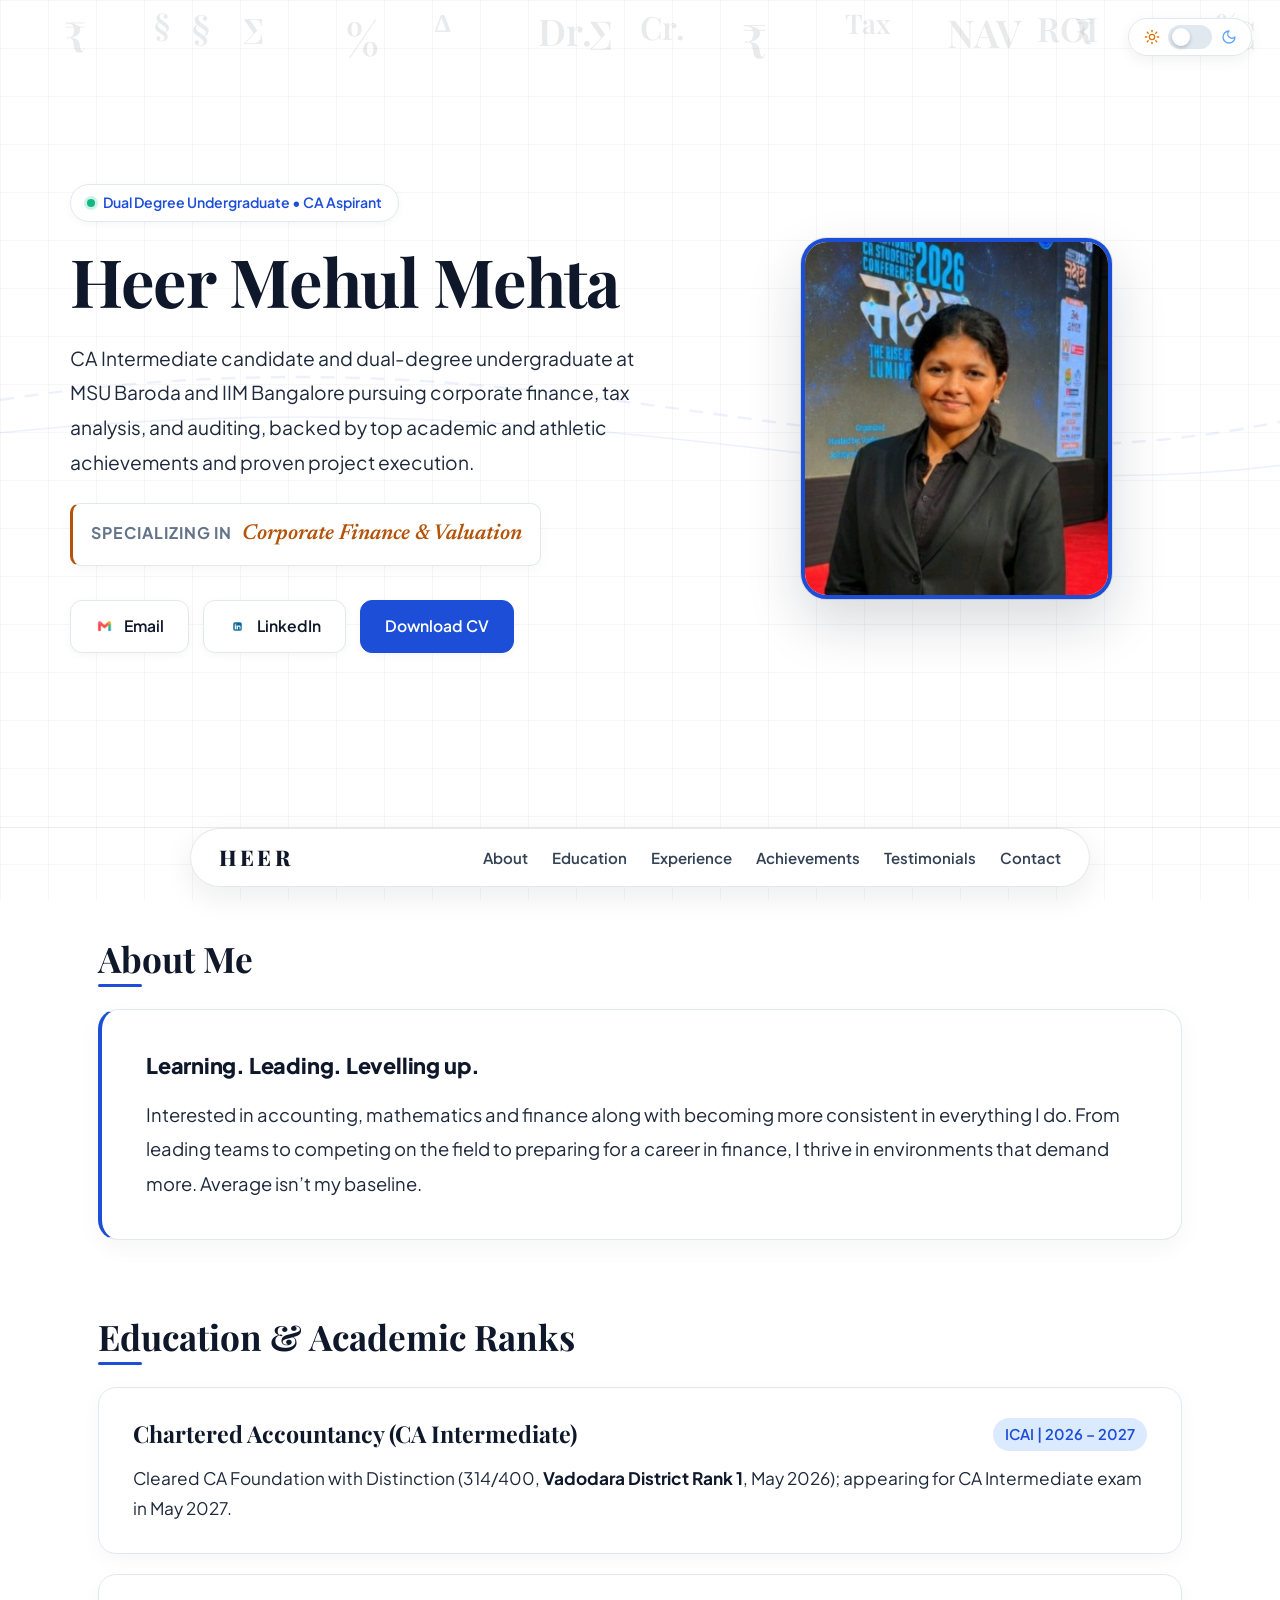
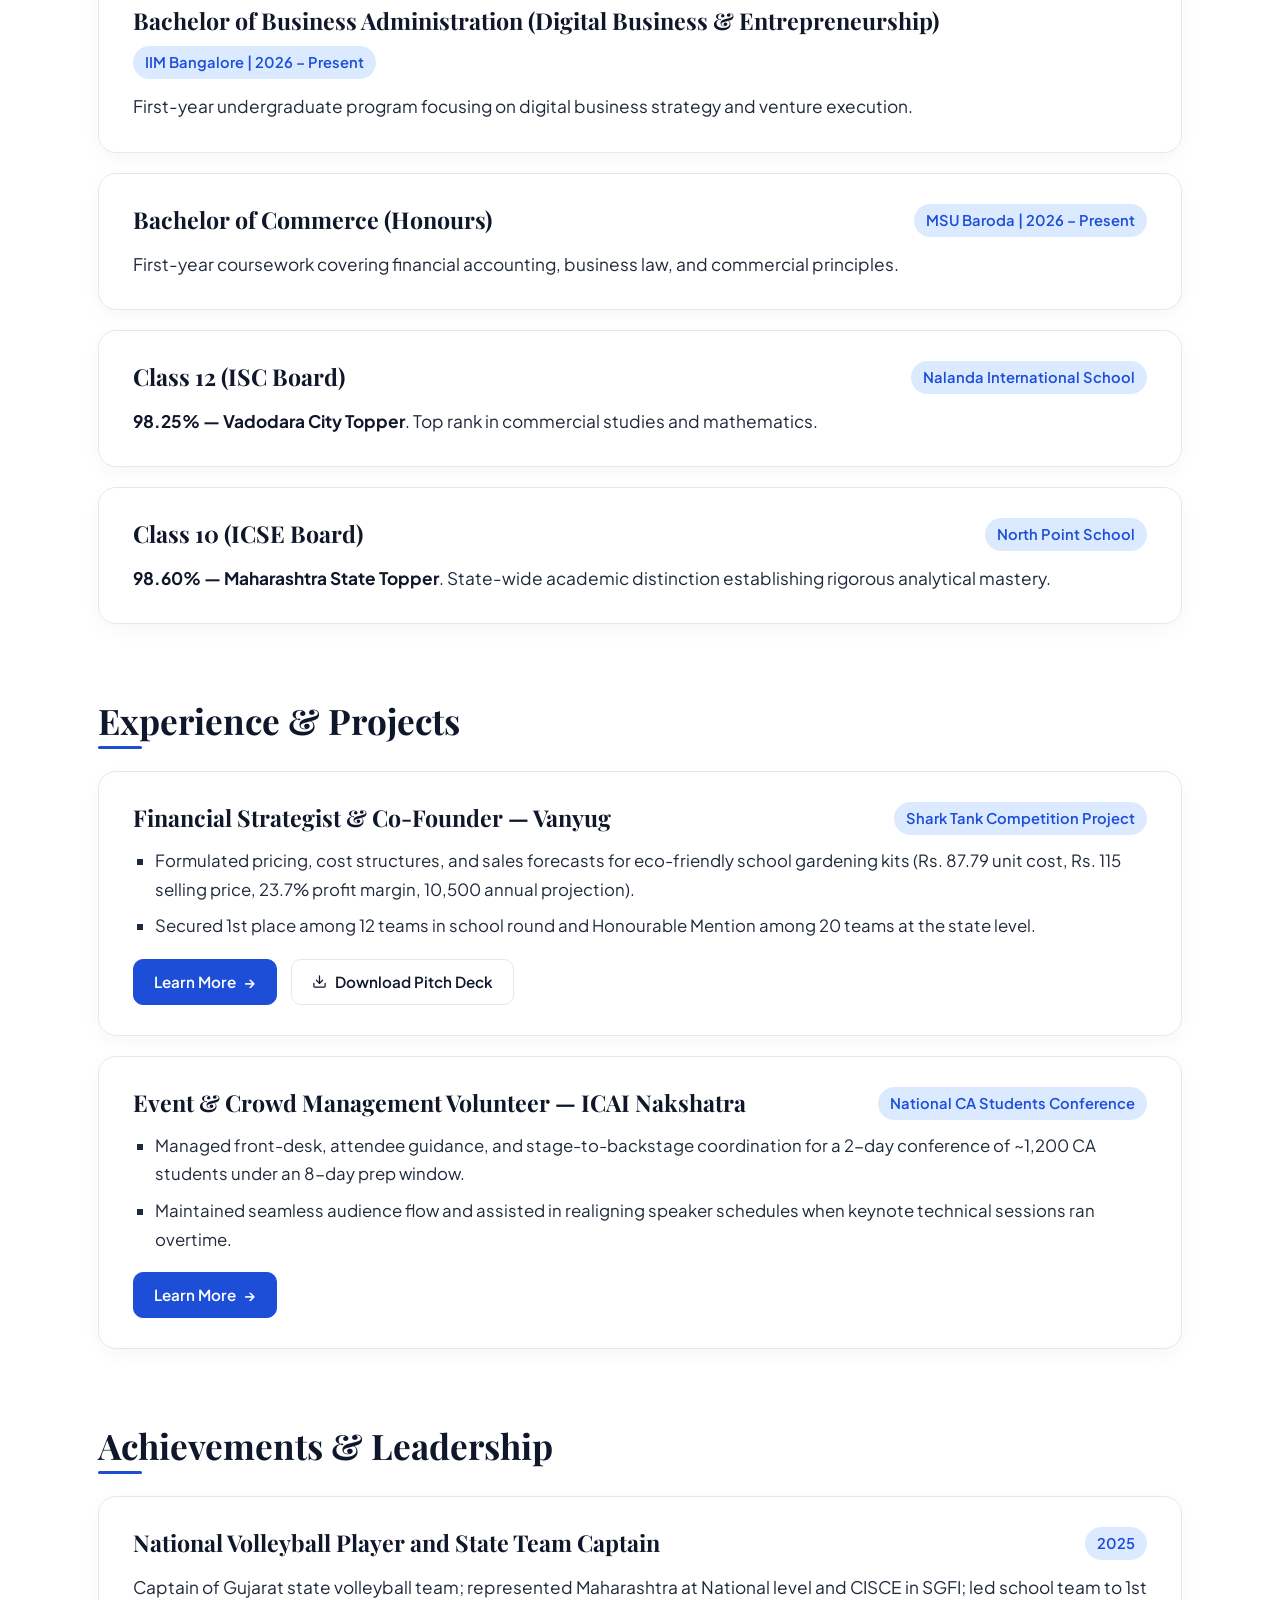
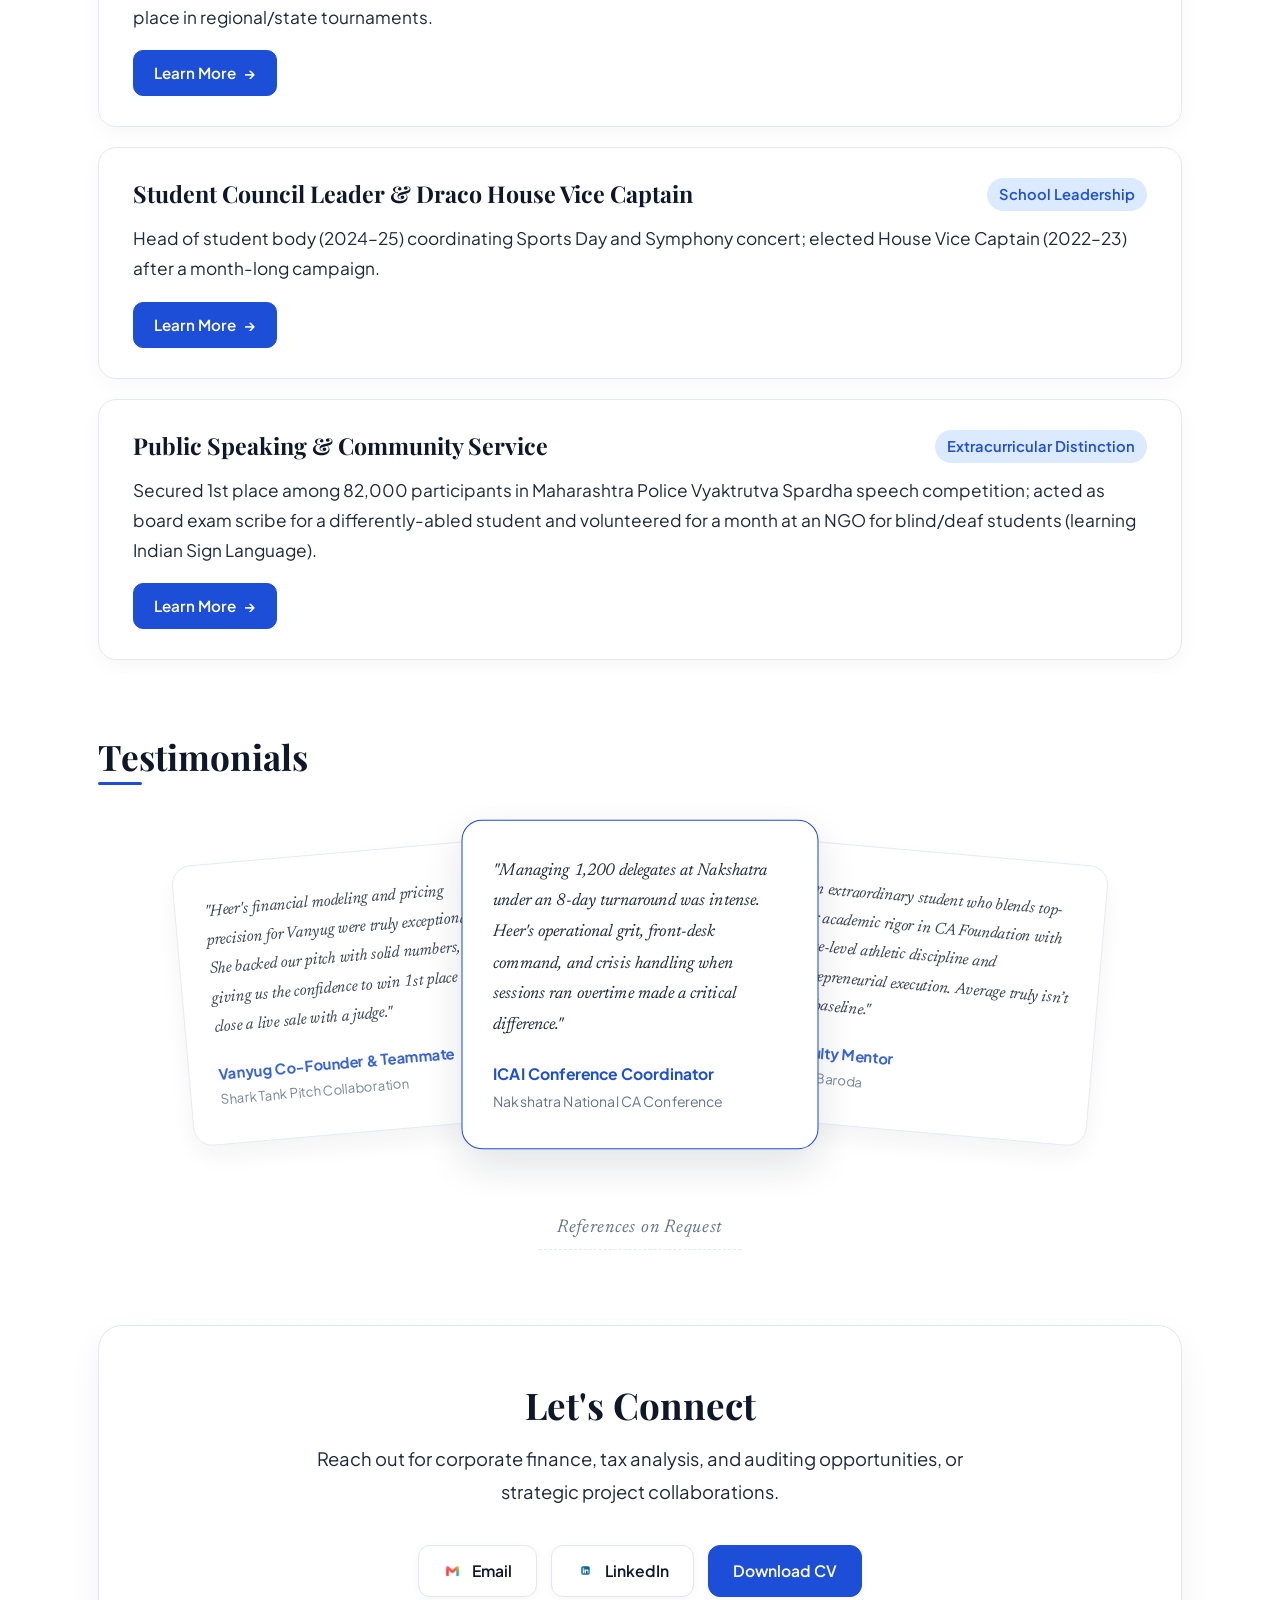
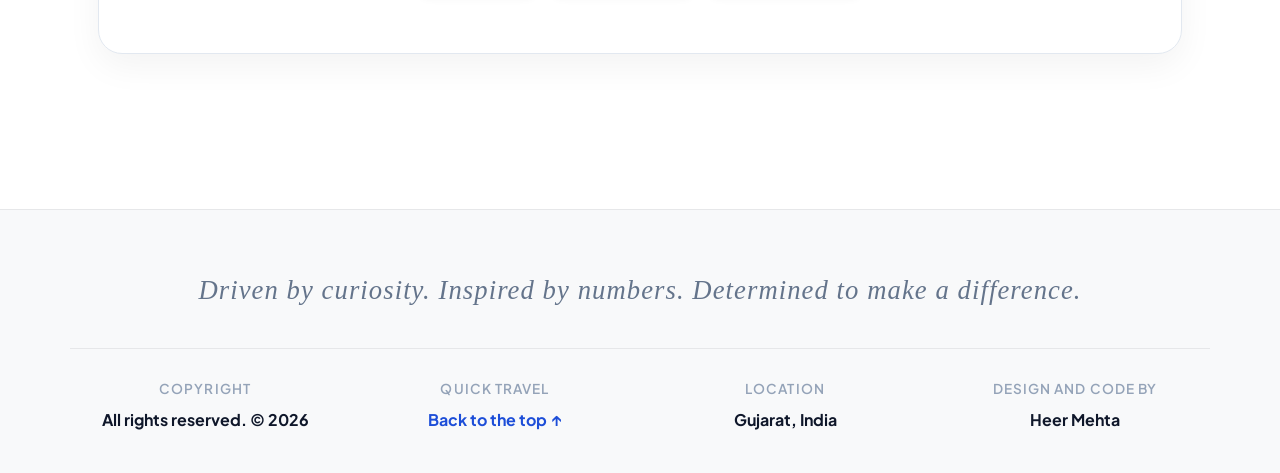
<file: index.html>
<!DOCTYPE html>
<html lang="en" data-theme="light">
<head>
  <meta charset="UTF-8">
  <meta name="viewport" content="width=device-width, initial-scale=1.0">
  <title>Heer Mehul Mehta</title>
  <link rel="icon" type="image/png" href="icon.png">
  
  <!-- Editorial Typography: Playfair Display, Newsreader, Plus Jakarta Sans, Karla -->
  <link rel="preconnect" href="https://fonts.googleapis.com">
  <link rel="preconnect" href="https://fonts.gstatic.com" crossorigin>
  <link href="https://fonts.googleapis.com/css2?family=Karla:ital,wght@0,300..800;1,300..800&family=Newsreader:ital,opsz,wght@0,6..72,400..700;1,6..72,400..700&family=Playfair+Display:ital,wght@0,400..900;1,400..900&family=Plus+Jakarta+Sans:wght@300;400;500;600;700;800&display=swap" rel="stylesheet">
  
  <link rel="stylesheet" href="style.css">
</head>
<body>

  <!-- FINANCE & TAX BACKGROUND DESIGN & HIGH-FREQUENCY ANIMATION (Requirement 3: Increased Frequency) -->
  <div class="finance-bg-canvas" aria-hidden="true">
    <!-- Smooth Undulating Financial Trendline Curve -->
    <svg class="trendline-svg" viewBox="0 0 1440 320" preserveAspectRatio="none">
      <path class="trendline-path" d="M0,160 C320,80 480,260 720,180 C960,100 1120,240 1440,140 C1760,40 1920,220 2160,160 C2400,100 2640,240 2880,150" />
      <path class="trendline-path-solid" d="M0,190 C360,130 520,280 760,210 C1000,140 1180,270 1440,180 C1700,90 1960,250 2200,190 C2440,130 2680,270 2880,190" />
    </svg>

    <!-- Drifting Minimalist Financial & Tax Symbols (High-Frequency Stream) -->
    <div class="floating-symbol sym-1">₹</div>
    <div class="floating-symbol sym-2">§</div>
    <div class="floating-symbol sym-3">∑</div>
    <div class="floating-symbol sym-4">%</div>
    <div class="floating-symbol sym-5">∆</div>
    <div class="floating-symbol sym-6">Dr.</div>
    <div class="floating-symbol sym-7">Cr.</div>
    <div class="floating-symbol sym-8">₹</div>
    <div class="floating-symbol sym-9">Tax</div>
    <div class="floating-symbol sym-10">NAV</div>
    <div class="floating-symbol sym-11">ROI</div>
    <div class="floating-symbol sym-12">WACC</div>
    <div class="floating-symbol sym-13">%</div>
    <div class="floating-symbol sym-14">§</div>
    <div class="floating-symbol sym-15">∑</div>
    <div class="floating-symbol sym-16">₹</div>
  </div>

  <!-- Darker Tinted Cursor Spotlight Effect -->
  <div class="cursor-spotlight" id="cursorSpotlight" aria-hidden="true"></div>

  <!-- TOP RIGHT THEME SWITCHER (Slidable Dot with Sun & Moon) -->
  <aside class="theme-switch-wrapper" aria-label="Theme Switcher">
    <!-- Sun Icon (Light Mode) -->
    <span class="theme-icon sun-icon" title="Light Mode">
      <svg width="16" height="16" viewBox="0 0 24 24" fill="none" stroke="currentColor" stroke-width="2" stroke-linecap="round" stroke-linejoin="round">
        <circle cx="12" cy="12" r="4"/><path d="M12 2v2"/><path d="M12 20v2"/><path d="m4.93 4.93 1.41 1.41"/><path d="m17.66 17.66 1.41 1.41"/><path d="M2 12h2"/><path d="M20 12h2"/><path d="m6.34 17.66-1.41 1.41"/><path d="m19.07 4.93-1.41 1.41"/>
      </svg>
    </span>

    <!-- Slidable Dot Toggle Button -->
    <button class="theme-toggle-btn" id="themeToggleBtn" type="button" aria-label="Toggle between Light and Dark mode">
      <span class="theme-toggle-dot"></span>
    </button>

    <!-- Moon Icon (Dark Mode) -->
    <span class="theme-icon moon-icon" title="Dark Mode">
      <svg width="16" height="16" viewBox="0 0 24 24" fill="none" stroke="currentColor" stroke-width="2" stroke-linecap="round" stroke-linejoin="round">
        <path d="M12 3a6 6 0 0 0 9 9 9 9 0 1 1-9-9Z"/>
      </svg>
    </span>
  </aside>

  <!-- HERO SECTION (2-Column Grid: Left Content, Right Profile Photo) -->
  <header id="hero" class="hero-section">
    <div class="hero-grid">
      
      <!-- Left Column: Name & Details -->
      <div class="hero-left-col">
        <!-- Requirement 5: Beside Dual degree undergraduate, write "CA Aspirant" instead of "CA Intermediate" -->
        <div class="hero-status-pill">
          <span class="status-dot"></span>
          <span>Dual Degree Undergraduate &bull; CA Aspirant</span>
        </div>

        <!-- Name in Normal Sentence/Title format with larger, distinguished editorial typography -->
        <h1 class="hero-name">Heer Mehul Mehta</h1>

        <!-- Professional Tagline -->
        <p class="hero-tagline">
          CA Intermediate candidate and dual-degree undergraduate at MSU Baroda and IIM Bangalore pursuing corporate finance, tax analysis, and auditing, backed by top academic and athletic achievements and proven project execution.
        </p>

        <!-- Rotating Specializations (Changes every 2s continuously) -->
        <div class="specializing-container">
          <span class="specializing-label">Specializing in</span>
          <span class="specializing-text" id="specializingRotating">Corporate Finance &amp; Valuation</span>
        </div>

        <!-- Clickable Action Buttons (Requirement 4: Email autofills heermmehta17@gmail.com) -->
        <div class="hero-cta">
          <a href="mailto:heermmehta17@gmail.com" class="btn-pill email-btn">
            <img src="gmail.png" alt="Email" class="btn-icon">
            <span>Email</span>
          </a>
          <a href="https://www.linkedin.com/in/heer-mehta-b25386305/" target="_blank" rel="noopener noreferrer" class="btn-pill linkedin-btn">
            <img src="linkedin.png" alt="LinkedIn" class="btn-icon">
            <span>LinkedIn</span>
          </a>
          <a href="Heer Mehta.pdf" download="Heer Mehta.pdf" class="btn-pill cv-btn">
            <span>Download CV</span>
          </a>
        </div>
      </div>

      <!-- Right Column: Requirement 1: Rectangular Profile Photo with border, increased by 2cm on all sides -->
      <div class="hero-right-col">
        <div class="hero-profile-frame">
          <img src="profile.jpg" alt="Heer Mehul Mehta Profile Photo" class="hero-profile-img" onerror="this.onerror=null; this.src='profile.jpeg';">
        </div>
      </div>

    </div>
  </header>

  <!-- Requirement 6 & 12 & 14: STICKY NAVIGATION BAR (Shifted upwards by 1cm -> 1cm Away from Top, Rounded Corners) -->
  <div class="sticky-nav-wrapper">
    <nav class="sticky-nav" id="stickyNavbar">
      <span class="nav-brand">HEER</span>
      <div class="nav-links">
        <a href="#about" class="nav-link">About</a>
        <a href="#education" class="nav-link">Education</a>
        <a href="#experience" class="nav-link">Experience</a>
        <a href="#achievements" class="nav-link">Achievements</a>
        <a href="#testimonials" class="nav-link">Testimonials</a>
        <a href="#contact" class="nav-link">Contact</a>
      </div>
    </nav>
  </div>

  <!-- MAIN CONTENT CONTAINER -->
  <main class="main-content">

    <!-- 1. About Me Section -->
    <section id="about" class="content-section">
      <h2 class="section-heading">About Me</h2>
      <div class="about-card">
        <strong class="about-lead">Learning. Leading. Levelling up.</strong>
        <p class="about-text">
          Interested in accounting, mathematics and finance along with becoming more consistent in everything I do. From leading teams to competing on the field to preparing for a career in finance, I thrive in environments that demand more. Average isn’t my baseline.
        </p>
      </div>
    </section>

    <!-- 2. Education & Academic Ranks Section (Interactive List with Collins-style Dimming) -->
    <section id="education" class="content-section">
      <h2 class="section-heading">Education & Academic Ranks</h2>
      <ul class="interactive-list">
        
        <!-- CA Intermediate -->
        <li>
          <div class="card-header">
            <h3 class="card-title">Chartered Accountancy (CA Intermediate)</h3>
            <span class="card-subtitle">ICAI | 2026 – 2027</span>
          </div>
          <p class="card-desc">
            Cleared CA Foundation with Distinction (314/400, <strong>Vadodara District Rank 1</strong>, May 2026); appearing for CA Intermediate exam in May 2027.
          </p>
        </li>

        <!-- IIM Bangalore BBA -->
        <li>
          <div class="card-header">
            <h3 class="card-title">Bachelor of Business Administration (Digital Business & Entrepreneurship)</h3>
            <span class="card-subtitle">IIM Bangalore | 2026 – Present</span>
          </div>
          <p class="card-desc">
            First-year undergraduate program focusing on digital business strategy and venture execution.
          </p>
        </li>

        <!-- MSU Baroda B.Com -->
        <li>
          <div class="card-header">
            <h3 class="card-title">Bachelor of Commerce (Honours)</h3>
            <span class="card-subtitle">MSU Baroda | 2026 – Present</span>
          </div>
          <p class="card-desc">
            First-year coursework covering financial accounting, business law, and commercial principles.
          </p>
        </li>

        <!-- Class 12 -->
        <li>
          <div class="card-header">
            <h3 class="card-title">Class 12 (ISC Board)</h3>
            <span class="card-subtitle">Nalanda International School</span>
          </div>
          <p class="card-desc">
            <strong>98.25% — Vadodara City Topper</strong>. Top rank in commercial studies and mathematics.
          </p>
        </li>

        <!-- Class 10 -->
        <li>
          <div class="card-header">
            <h3 class="card-title">Class 10 (ICSE Board)</h3>
            <span class="card-subtitle">North Point School</span>
          </div>
          <p class="card-desc">
            <strong>98.60% — Maharashtra State Topper</strong>. State-wide academic distinction establishing rigorous analytical mastery.
          </p>
        </li>

      </ul>
    </section>

    <!-- 3. Experience & Projects Section -->
    <section id="experience" class="content-section">
      <h2 class="section-heading">Experience & Projects</h2>
      <ul class="interactive-list">

        <!-- Vanyug Project (Requirement 2: Just write "Download Pitch Deck") -->
        <li>
          <div class="card-header">
            <h3 class="card-title">Financial Strategist & Co-Founder — Vanyug</h3>
            <span class="card-subtitle">Shark Tank Competition Project</span>
          </div>
          <ul class="card-sublist">
            <li>Formulated pricing, cost structures, and sales forecasts for eco-friendly school gardening kits (Rs. 87.79 unit cost, Rs. 115 selling price, 23.7% profit margin, 10,500 annual projection).</li>
            <li>Secured 1st place among 12 teams in school round and Honourable Mention among 20 teams at the state level.</li>
          </ul>
          <div class="card-actions">
            <a href="vanyug.html" class="btn-action-primary">
              <span>Learn More</span> &rarr;
            </a>
            <!-- Requirement 2: Just write "Download Pitch Deck", dont write (nalanda.....) -->
            <a href="Nalanda International School.pdf" download="Nalanda International School.pdf" class="btn-action-secondary">
              <svg width="15" height="15" viewBox="0 0 24 24" fill="none" stroke="currentColor" stroke-width="2" stroke-linecap="round" stroke-linejoin="round"><path d="M21 15v4a2 2 0 0 1-2 2H5a2 2 0 0 1-2-2v-4"/><polyline points="7 10 12 15 17 10"/><line x1="12" y1="15" x2="12" y2="3"/></svg>
              <span>Download Pitch Deck</span>
            </a>
          </div>
        </li>

        <!-- ICAI Nakshatra Volunteering -->
        <li>
          <div class="card-header">
            <h3 class="card-title">Event & Crowd Management Volunteer — ICAI Nakshatra</h3>
            <span class="card-subtitle">National CA Students Conference</span>
          </div>
          <ul class="card-sublist">
            <li>Managed front-desk, attendee guidance, and stage-to-backstage coordination for a 2-day conference of ~1,200 CA students under an 8-day prep window.</li>
            <li>Maintained seamless audience flow and assisted in realigning speaker schedules when keynote technical sessions ran overtime.</li>
          </ul>
          <div class="card-actions">
            <a href="nakshatra.html" class="btn-action-primary">
              <span>Learn More</span> &rarr;
            </a>
          </div>
        </li>

      </ul>
    </section>

    <!-- 4. Achievements & Leadership Section -->
    <section id="achievements" class="content-section">
      <h2 class="section-heading">Achievements & Leadership</h2>
      <ul class="interactive-list">

        <!-- Requirement 7: National Volleyball Player and State Team Captain -->
        <li>
          <div class="card-header">
            <h3 class="card-title">National Volleyball Player and State Team Captain</h3>
            <span class="card-subtitle">2025</span>
          </div>
          <p class="card-desc">
            Captain of Gujarat state volleyball team; represented Maharashtra at National level and CISCE in SGFI; led school team to 1st place in regional/state tournaments.
          </p>
          <div class="card-actions">
            <a href="achievement1.html" class="btn-action-primary">
              <span>Learn More</span> &rarr;
            </a>
          </div>
        </li>

        <!-- Student Council Leader -->
        <li>
          <div class="card-header">
            <h3 class="card-title">Student Council Leader & Draco House Vice Captain</h3>
            <span class="card-subtitle">School Leadership</span>
          </div>
          <p class="card-desc">
            Head of student body (2024–25) coordinating Sports Day and Symphony concert; elected House Vice Captain (2022–23) after a month-long campaign.
          </p>
          <div class="card-actions">
            <a href="achievement2.html" class="btn-action-primary">
              <span>Learn More</span> &rarr;
            </a>
          </div>
        </li>

        <!-- Public Speaking & Community Service -->
        <li>
          <div class="card-header">
            <h3 class="card-title">Public Speaking & Community Service</h3>
            <span class="card-subtitle">Extracurricular Distinction</span>
          </div>
          <p class="card-desc">
            Secured 1st place among 82,000 participants in Maharashtra Police Vyaktrutva Spardha speech competition; acted as board exam scribe for a differently-abled student and volunteered for a month at an NGO for blind/deaf students (learning Indian Sign Language).
          </p>
          <div class="card-actions">
            <a href="achievement3.html" class="btn-action-primary">
              <span>Learn More</span> &rarr;
            </a>
          </div>
        </li>

      </ul>
    </section>

    <!-- 5. Testimonials Section (Cuberto Clustered Stack -> Horizontal Row on Hover) -->
    <section id="testimonials" class="content-section">
      <h2 class="section-heading">Testimonials</h2>
      <div class="testimonials-wrapper">
        <div class="testimonials-cluster" title="Hover or tap to align quotes">
          
          <!-- Testimonial 1: Teammate -->
          <div class="testimonial-card">
            <p class="testimonial-quote">
              "Heer's financial modeling and pricing precision for Vanyug were truly exceptional. She backed our pitch with solid numbers, giving us the confidence to win 1st place and close a live sale with a judge."
            </p>
            <div>
              <span class="testimonial-author">Vanyug Co-Founder & Teammate</span>
              <span class="testimonial-role">Shark Tank Pitch Collaboration</span>
            </div>
          </div>

          <!-- Testimonial 2: ICAI Coordinator -->
          <div class="testimonial-card">
            <p class="testimonial-quote">
              "Managing 1,200 delegates at Nakshatra under an 8-day turnaround was intense. Heer's operational grit, front-desk command, and crisis handling when sessions ran overtime made a critical difference."
            </p>
            <div>
              <span class="testimonial-author">ICAI Conference Coordinator</span>
              <span class="testimonial-role">Nakshatra National CA Conference</span>
            </div>
          </div>

          <!-- Testimonial 3: MSU Faculty Mentor -->
          <div class="testimonial-card">
            <p class="testimonial-quote">
              "An extraordinary student who blends top-tier academic rigor in CA Foundation with state-level athletic discipline and entrepreneurial execution. Average truly isn’t her baseline."
            </p>
            <div>
              <span class="testimonial-author">Faculty Mentor</span>
              <span class="testimonial-role">MSU Baroda</span>
            </div>
          </div>

        </div>

        <!-- Requirement 9: Under testimonials section before contact section, write "References on Request" -->
        <div class="references-note-wrap">
          <span class="references-note">References on Request</span>
        </div>
      </div>
    </section>

    <!-- 6. Contact Section (Requirement 4: Email autofills heermmehta17@gmail.com) -->
    <section id="contact" class="content-section">
      <div class="contact-card">
        <h2 class="contact-title">Let's Connect</h2>
        <p class="contact-text">
          Reach out for corporate finance, tax analysis, and auditing opportunities, or strategic project collaborations.
        </p>
        <div class="hero-cta" style="justify-content: center;">
          <a href="mailto:heermmehta17@gmail.com" class="btn-pill email-btn">
            <img src="gmail.png" alt="Email" class="btn-icon">
            <span>Email</span>
          </a>
          <a href="https://www.linkedin.com/in/heer-mehta-b25386305/" target="_blank" rel="noopener noreferrer" class="btn-pill linkedin-btn">
            <img src="linkedin.png" alt="LinkedIn" class="btn-icon">
            <span>LinkedIn</span>
          </a>
          <a href="Heer Mehta.pdf" download="Heer Mehta.pdf" class="btn-pill cv-btn">
            <span>Download CV</span>
          </a>
        </div>
      </div>
    </section>

  </main>

  <!-- FOOTER SECTION (Requirement 8: Tagline font size increased by 7 pts to 20pt) -->
  <footer class="site-footer">
    <div class="footer-container">
      
      <!-- Exact line in Times New Roman, increased by 7 pts (20pt) -->
      <p class="footer-quote-tnr">
        Driven by curiosity. Inspired by numbers. Determined to make a difference.
      </p>

      <!-- 4 Equidistant Small Info Columns (Headings lighter shade than content) -->
      <div class="footer-grid-4">
        
        <!-- Column 1: Copyright -->
        <div class="footer-col">
          <span class="footer-col-heading">Copyright</span>
          <span class="footer-col-content">All rights reserved. &copy; 2026</span>
        </div>

        <!-- Column 2: Quick Travel -->
        <div class="footer-col">
          <span class="footer-col-heading">Quick travel</span>
          <span class="footer-col-content">
            <a href="#hero" class="footer-top-link">
              <span>Back to the top</span> &uarr;
            </a>
          </span>
        </div>

        <!-- Column 3: Location -->
        <div class="footer-col">
          <span class="footer-col-heading">Location</span>
          <span class="footer-col-content">Gujarat, India</span>
        </div>

        <!-- Column 4: Design and Code by -->
        <div class="footer-col">
          <span class="footer-col-heading">Design and Code by</span>
          <span class="footer-col-content">Heer Mehta</span>
        </div>

      </div>

    </div>
  </footer>

  <script src="script.js"></script>
</body>
</html>
</file>
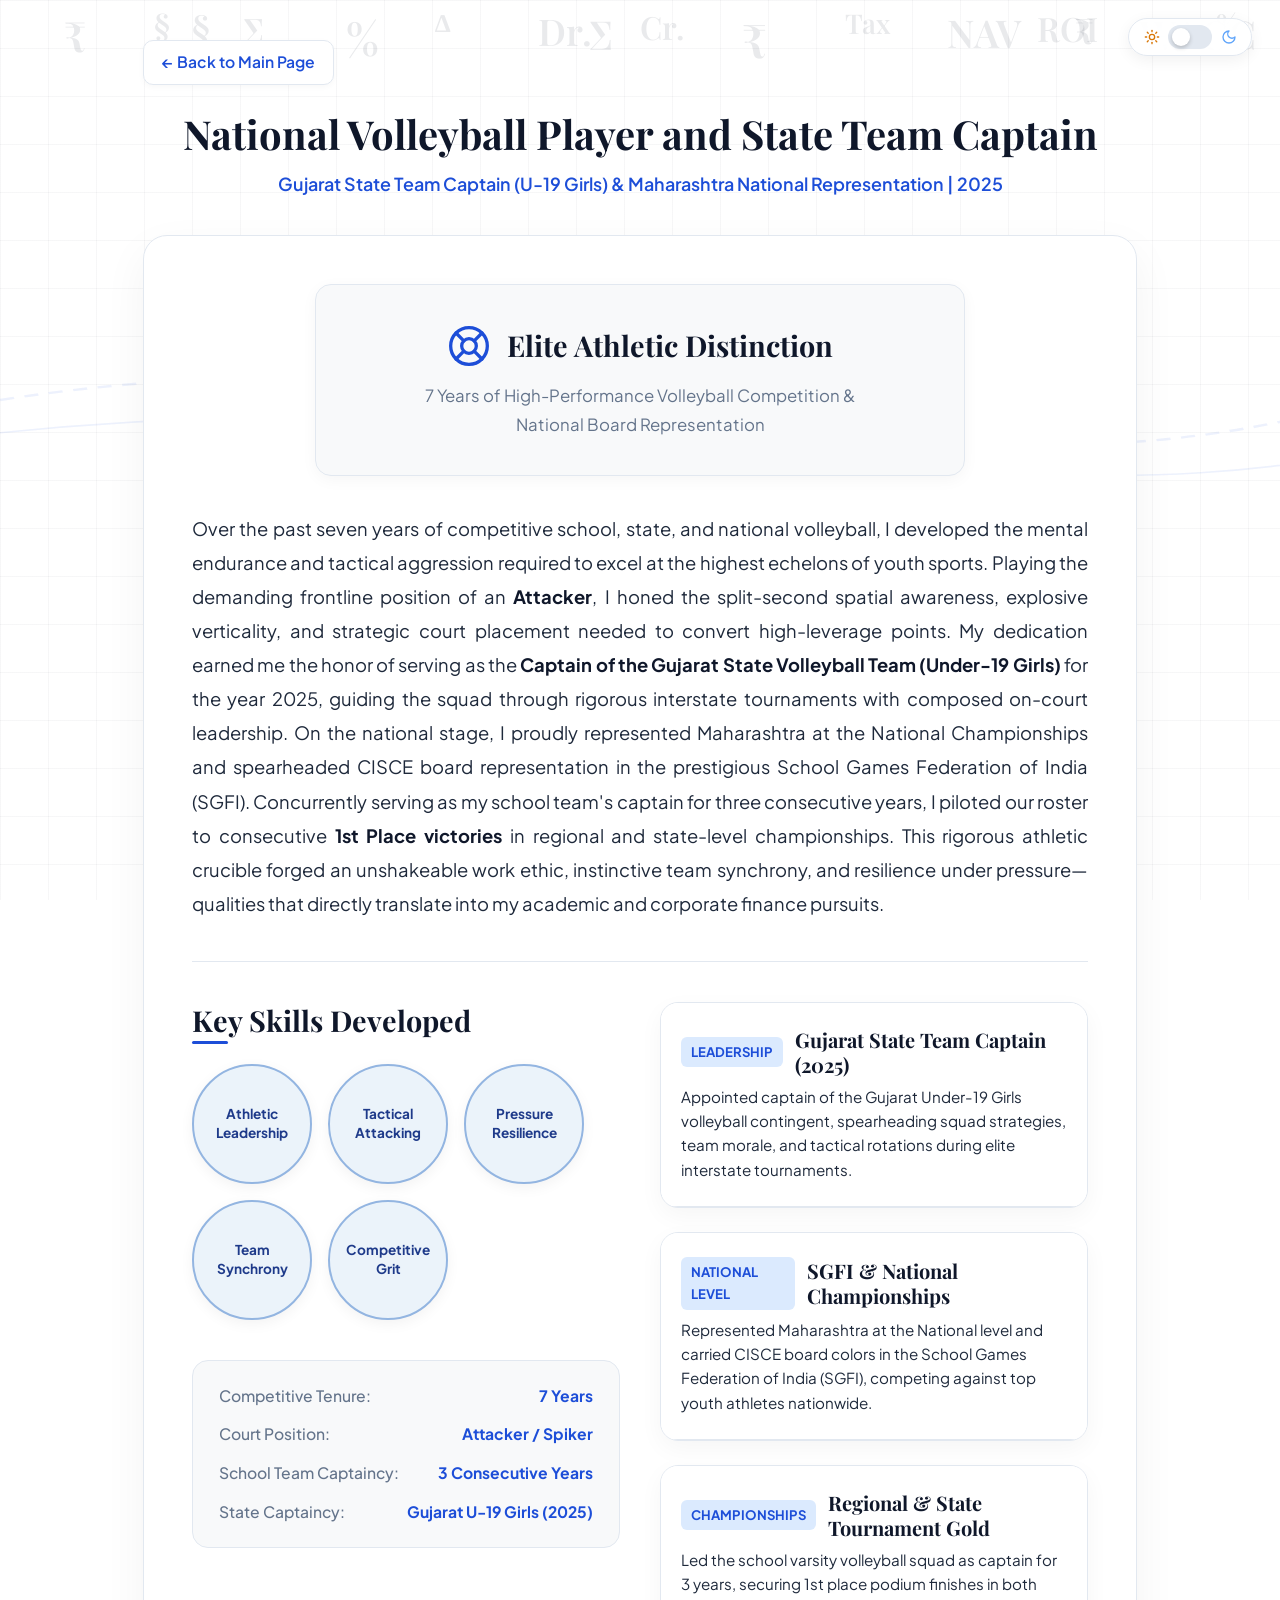
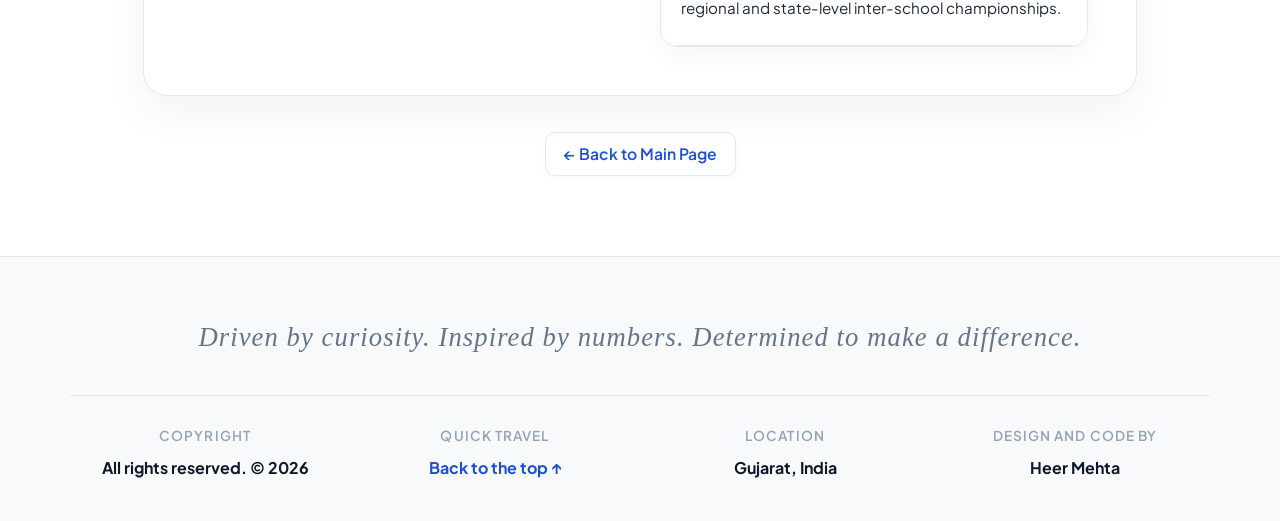
<file: achievement1.html>
<!DOCTYPE html>
<html lang="en" data-theme="light">
<head>
  <meta charset="UTF-8">
  <meta name="viewport" content="width=device-width, initial-scale=1.0">
  <title>National Volleyball Player and State Team Captain | Heer Mehul Mehta</title>
  <link rel="icon" type="image/png" href="icon.png">
  
  <!-- Editorial Typography -->
  <link rel="preconnect" href="https://fonts.googleapis.com">
  <link rel="preconnect" href="https://fonts.gstatic.com" crossorigin>
  <link href="https://fonts.googleapis.com/css2?family=Karla:ital,wght@0,300..800;1,300..800&family=Newsreader:ital,opsz,wght@0,6..72,400..700;1,6..72,400..700&family=Playfair+Display:ital,wght@0,400..900;1,400..900&family=Plus+Jakarta+Sans:wght@300;400;500;600;700;800&display=swap" rel="stylesheet">
  
  <link rel="stylesheet" href="style.css">
</head>
<body>

  <!-- FINANCE & TAX BACKGROUND DESIGN & HIGH-FREQUENCY ANIMATION -->
  <div class="finance-bg-canvas" aria-hidden="true">
    <svg class="trendline-svg" viewBox="0 0 1440 320" preserveAspectRatio="none">
      <path class="trendline-path" d="M0,160 C320,80 480,260 720,180 C960,100 1120,240 1440,140 C1760,40 1920,220 2160,160 C2400,100 2640,240 2880,150" />
      <path class="trendline-path-solid" d="M0,190 C360,130 520,280 760,210 C1000,140 1180,270 1440,180 C1700,90 1960,250 2200,190 C2440,130 2680,270 2880,190" />
    </svg>
    <div class="floating-symbol sym-1">₹</div>
    <div class="floating-symbol sym-2">§</div>
    <div class="floating-symbol sym-3">∑</div>
    <div class="floating-symbol sym-4">%</div>
    <div class="floating-symbol sym-5">∆</div>
    <div class="floating-symbol sym-6">Dr.</div>
    <div class="floating-symbol sym-7">Cr.</div>
    <div class="floating-symbol sym-8">₹</div>
    <div class="floating-symbol sym-9">Tax</div>
    <div class="floating-symbol sym-10">NAV</div>
    <div class="floating-symbol sym-11">ROI</div>
    <div class="floating-symbol sym-12">WACC</div>
    <div class="floating-symbol sym-13">%</div>
    <div class="floating-symbol sym-14">§</div>
    <div class="floating-symbol sym-15">∑</div>
    <div class="floating-symbol sym-16">₹</div>
  </div>

  <!-- Darker Tinted Cursor Spotlight Effect -->
  <div class="cursor-spotlight" id="cursorSpotlight" aria-hidden="true"></div>

  <!-- TOP RIGHT THEME SWITCHER -->
  <aside class="theme-switch-wrapper" aria-label="Theme Switcher">
    <span class="theme-icon sun-icon" title="Light Mode">
      <svg width="16" height="16" viewBox="0 0 24 24" fill="none" stroke="currentColor" stroke-width="2" stroke-linecap="round" stroke-linejoin="round">
        <circle cx="12" cy="12" r="4"/><path d="M12 2v2"/><path d="M12 20v2"/><path d="m4.93 4.93 1.41 1.41"/><path d="m17.66 17.66 1.41 1.41"/><path d="M2 12h2"/><path d="M20 12h2"/><path d="m6.34 17.66-1.41 1.41"/><path d="m19.07 4.93-1.41 1.41"/>
      </svg>
    </span>
    <button class="theme-toggle-btn" id="themeToggleBtn" type="button" aria-label="Toggle between Light and Dark mode">
      <span class="theme-toggle-dot"></span>
    </button>
    <span class="theme-icon moon-icon" title="Dark Mode">
      <svg width="16" height="16" viewBox="0 0 24 24" fill="none" stroke="currentColor" stroke-width="2" stroke-linecap="round" stroke-linejoin="round">
        <path d="M12 3a6 6 0 0 0 9 9 9 9 0 1 1-9-9Z"/>
      </svg>
    </span>
  </aside>

  <div class="subpage-wrapper">

    <!-- Top-Left Navigation Link back to Main Page Achievements Anchor -->
    <div class="back-nav-wrap">
      <a href="index.html#achievements" class="back-to-main-link">
        &larr; Back to Main Page
      </a>
    </div>

    <!-- Centered Exact Heading (Requirement 7: National Volleyball Player and State Team Captain) -->
    <h1 class="detail-page-title">National Volleyball Player and State Team Captain</h1>
    <p class="detail-page-subtitle">Gujarat State Team Captain (U-19 Girls) & Maharashtra National Representation | 2025</p>

    <!-- Styled Rectangular Container with Rounded Corners enclosing all main content -->
    <div class="detail-main-container">
      
      <!-- Centered Hero Visual Graphic with balanced margin space on left and right -->
      <div class="detail-center-hero-img-wrap">
        <div style="background: var(--bg-subtle); border: 1px solid var(--border-card); border-radius: 16px; padding: 36px 24px; box-shadow: 0 4px 16px rgba(0, 0, 0, 0.04);">
          <div style="display: flex; justify-content: center; align-items: center; gap: 16px; margin-bottom: 12px;">
            <svg width="44" height="44" viewBox="0 0 24 24" fill="none" stroke="var(--accent-primary)" stroke-width="1.8" stroke-linecap="round" stroke-linejoin="round"><circle cx="12" cy="12" r="10"/><path d="m4.93 4.93 4.24 4.24"/><path d="m14.83 9.17 4.24-4.24"/><path d="m14.83 14.83 4.24 4.24"/><path d="m9.17 14.83-4.24 4.24"/><circle cx="12" cy="12" r="4"/></svg>
            <span style="font-family: var(--font-serif); font-size: 1.8rem; font-weight: 700; color: var(--text-title);">Elite Athletic Distinction</span>
          </div>
          <p style="color: var(--text-muted); font-size: 1.05rem; max-width: 500px; margin: 0 auto;">7 Years of High-Performance Volleyball Competition & National Board Representation</p>
        </div>
      </div>

      <!-- Narrative Text (5-6 catchy sentences detailing athletic career, captaincy, national representation, attacker role, grit & discipline) -->
      <p class="detail-narrative-p">
        Over the past seven years of competitive school, state, and national volleyball, I developed the mental endurance and tactical aggression required to excel at the highest echelons of youth sports. Playing the demanding frontline position of an <strong>Attacker</strong>, I honed the split-second spatial awareness, explosive verticality, and strategic court placement needed to convert high-leverage points. My dedication earned me the honor of serving as the <strong>Captain of the Gujarat State Volleyball Team (Under-19 Girls)</strong> for the year 2025, guiding the squad through rigorous interstate tournaments with composed on-court leadership. On the national stage, I proudly represented Maharashtra at the National Championships and spearheaded CISCE board representation in the prestigious School Games Federation of India (SGFI). Concurrently serving as my school team's captain for three consecutive years, I piloted our roster to consecutive <strong>1st Place victories</strong> in regional and state-level championships. This rigorous athletic crucible forged an unshakeable work ethic, instinctive team synchrony, and resilience under pressure—qualities that directly translate into my academic and corporate finance pursuits.
      </p>

      <!-- Split Layout: Two Vertical Halves -->
      <div class="detail-split-layout">
        
        <!-- Left Side: Key Skills Developed + 5 Circular Skill Bubbles in Lighter Blue (NOT Sky Blue) -->
        <div class="detail-left-half">
          <h2 class="detail-skills-heading">Key Skills Developed</h2>
          <div class="circular-skills-container">
            <div class="skill-bubble">Athletic Leadership</div>
            <div class="skill-bubble">Tactical Attacking</div>
            <div class="skill-bubble">Pressure Resilience</div>
            <div class="skill-bubble">Team Synchrony</div>
            <div class="skill-bubble">Competitive Grit</div>
          </div>

          <!-- Athletic Career Milestones Box -->
          <div class="detail-stats-box">
            <div class="detail-stat-item">
              <span class="detail-stat-label">Competitive Tenure:</span>
              <span class="detail-stat-value">7 Years</span>
            </div>
            <div class="detail-stat-item">
              <span class="detail-stat-label">Court Position:</span>
              <span class="detail-stat-value">Attacker / Spiker</span>
            </div>
            <div class="detail-stat-item">
              <span class="detail-stat-label">School Team Captaincy:</span>
              <span class="detail-stat-value">3 Consecutive Years</span>
            </div>
            <div class="detail-stat-item">
              <span class="detail-stat-label">State Captaincy:</span>
              <span class="detail-stat-value">Gujarat U-19 Girls (2025)</span>
            </div>
          </div>
        </div>

        <!-- Right Side: Detailed Milestone Showcase Cards stacked vertically -->
        <div class="detail-right-half">
          
          <div class="detail-stacked-card">
            <div style="padding: 24px 20px; background: var(--bg-card); border-bottom: 1px solid var(--border-card);">
              <div style="display: flex; align-items: center; gap: 12px; margin-bottom: 8px;">
                <span style="background: var(--accent-primary-light); color: var(--accent-primary); font-weight: 700; padding: 4px 10px; border-radius: 6px; font-size: 0.82rem;">LEADERSHIP</span>
                <h3 style="font-size: 1.25rem; color: var(--text-title); font-weight: 700;">Gujarat State Team Captain (2025)</h3>
              </div>
              <p style="color: var(--text-body); font-size: 0.95rem; line-height: 1.6;">
                Appointed captain of the Gujarat Under-19 Girls volleyball contingent, spearheading squad strategies, team morale, and tactical rotations during elite interstate tournaments.
              </p>
            </div>
          </div>

          <div class="detail-stacked-card">
            <div style="padding: 24px 20px; background: var(--bg-card); border-bottom: 1px solid var(--border-card);">
              <div style="display: flex; align-items: center; gap: 12px; margin-bottom: 8px;">
                <span style="background: var(--accent-primary-light); color: var(--accent-primary); font-weight: 700; padding: 4px 10px; border-radius: 6px; font-size: 0.82rem;">NATIONAL LEVEL</span>
                <h3 style="font-size: 1.25rem; color: var(--text-title); font-weight: 700;">SGFI & National Championships</h3>
              </div>
              <p style="color: var(--text-body); font-size: 0.95rem; line-height: 1.6;">
                Represented Maharashtra at the National level and carried CISCE board colors in the School Games Federation of India (SGFI), competing against top youth athletes nationwide.
              </p>
            </div>
          </div>

          <div class="detail-stacked-card">
            <div style="padding: 24px 20px; background: var(--bg-card); border-bottom: 1px solid var(--border-card);">
              <div style="display: flex; align-items: center; gap: 12px; margin-bottom: 8px;">
                <span style="background: var(--accent-primary-light); color: var(--accent-primary); font-weight: 700; padding: 4px 10px; border-radius: 6px; font-size: 0.82rem;">CHAMPIONSHIPS</span>
                <h3 style="font-size: 1.25rem; color: var(--text-title); font-weight: 700;">Regional & State Tournament Gold</h3>
              </div>
              <p style="color: var(--text-body); font-size: 0.95rem; line-height: 1.6;">
                Led the school varsity volleyball squad as captain for 3 years, securing 1st place podium finishes in both regional and state-level inter-school championships.
              </p>
            </div>
          </div>

        </div>

      </div>

    </div>

    <!-- Bottom Navigation -->
    <div class="subpage-bottom-nav">
      <a href="index.html#achievements" class="back-to-main-link">
        &larr; Back to Main Page
      </a>
    </div>

  </div>

  <!-- Footer Section (Requirement 8: 20pt Font Size) -->
  <footer class="site-footer">
    <div class="footer-container">
      <p class="footer-quote-tnr">
        Driven by curiosity. Inspired by numbers. Determined to make a difference.
      </p>
      <div class="footer-grid-4">
        <div class="footer-col">
          <span class="footer-col-heading">Copyright</span>
          <span class="footer-col-content">All rights reserved. &copy; 2026</span>
        </div>
        <div class="footer-col">
          <span class="footer-col-heading">Quick travel</span>
          <span class="footer-col-content">
            <a href="index.html#hero" class="footer-top-link">Back to the top &uarr;</a>
          </span>
        </div>
        <div class="footer-col">
          <span class="footer-col-heading">Location</span>
          <span class="footer-col-content">Gujarat, India</span>
        </div>
        <div class="footer-col">
          <span class="footer-col-heading">Design and Code by</span>
          <span class="footer-col-content">Heer Mehta</span>
        </div>
      </div>
    </div>
  </footer>

  <script src="script.js"></script>
</body>
</html>
</file>
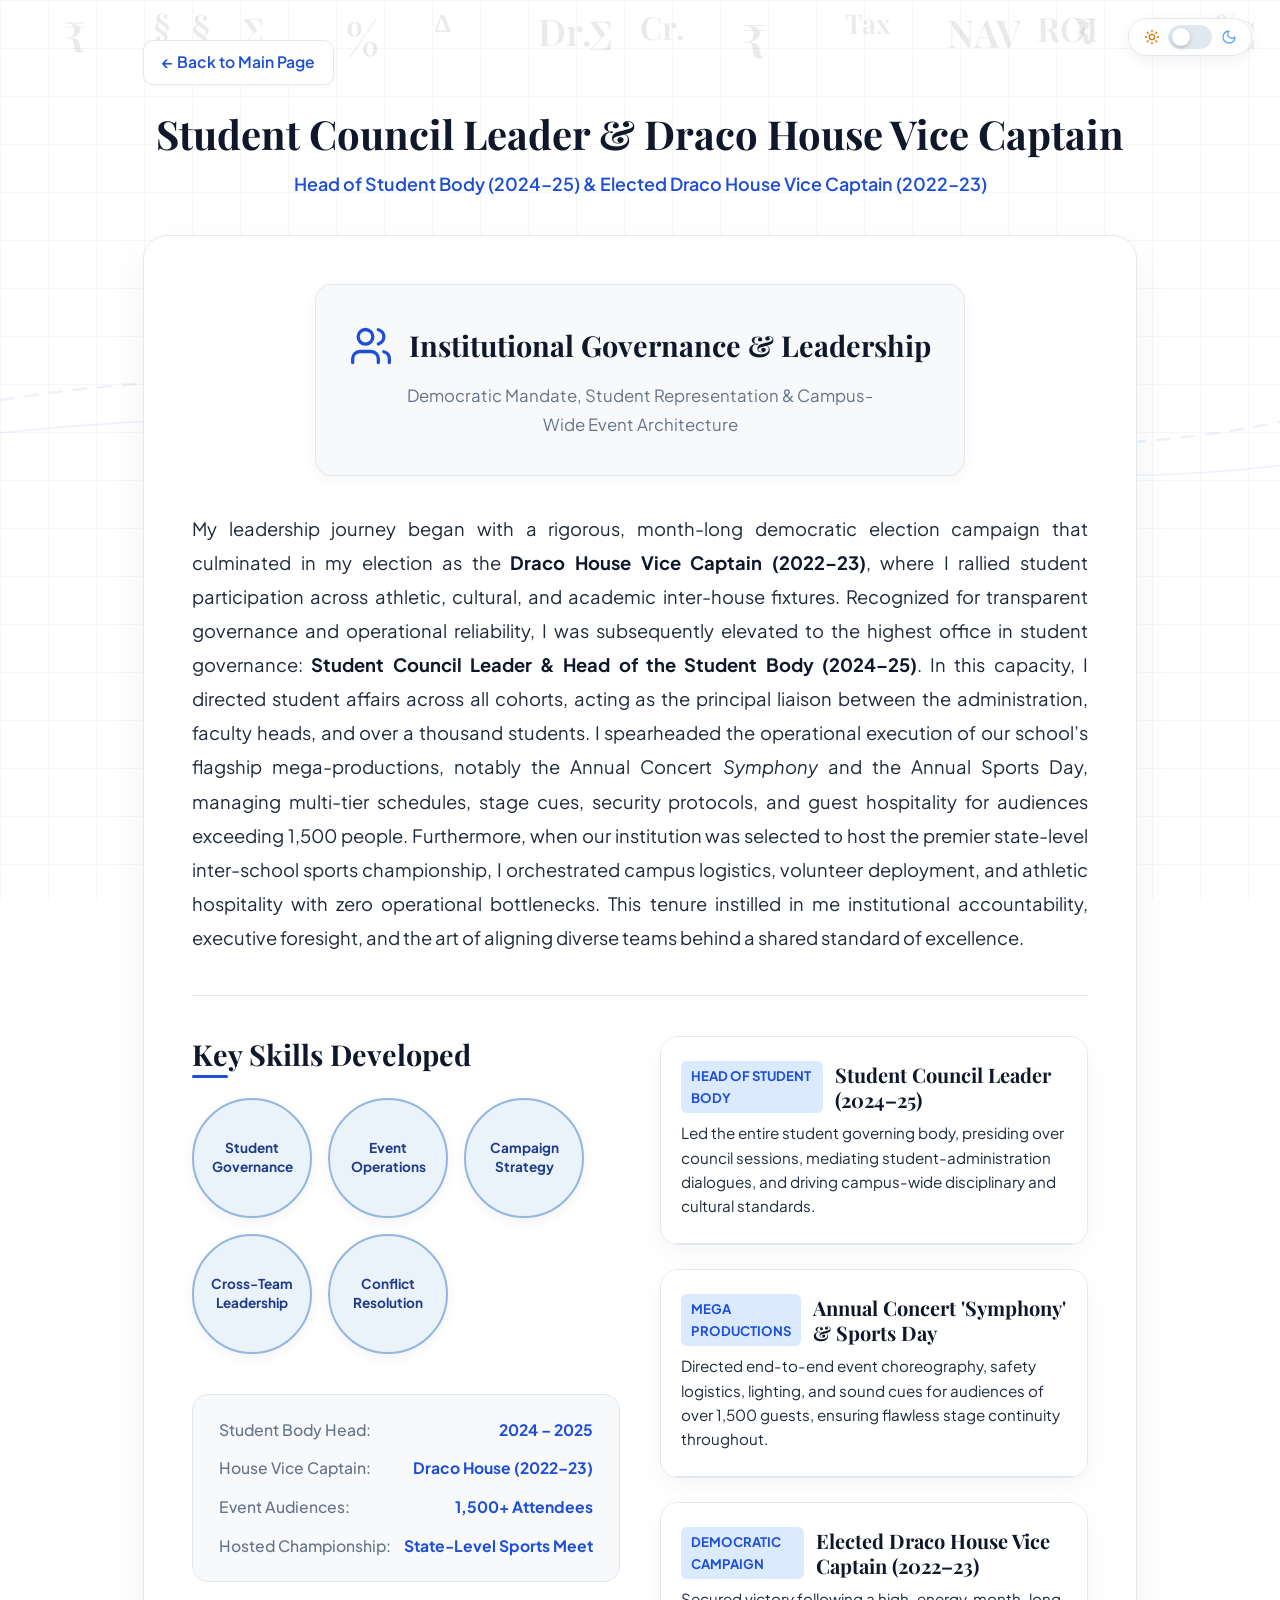
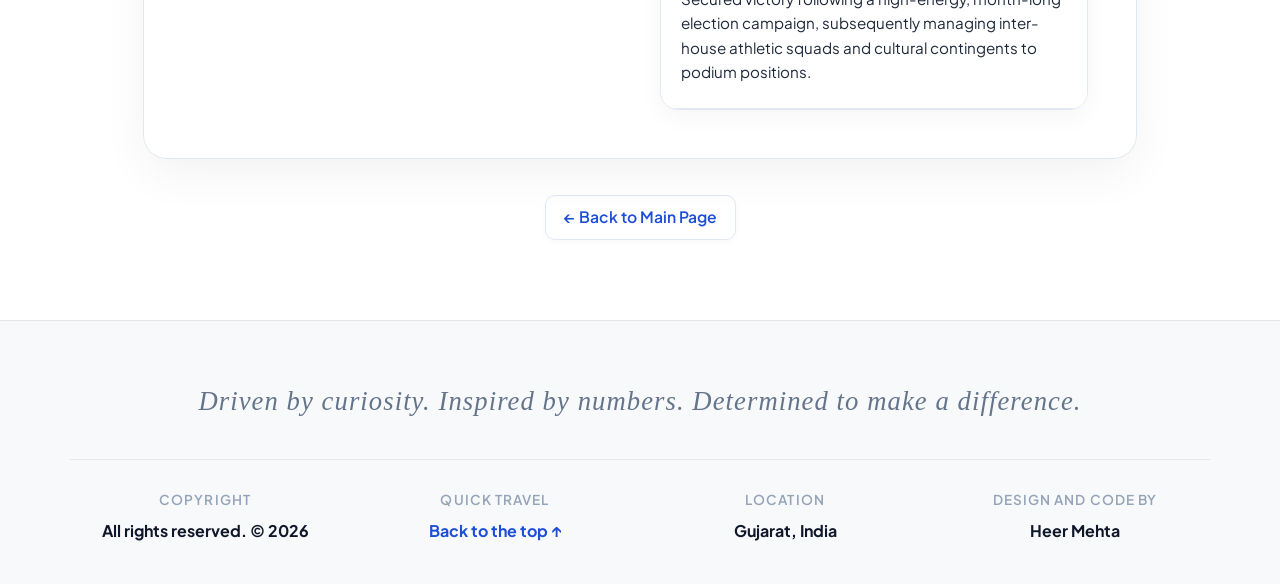
<file: achievement2.html>
<!DOCTYPE html>
<html lang="en" data-theme="light">
<head>
  <meta charset="UTF-8">
  <meta name="viewport" content="width=device-width, initial-scale=1.0">
  <title>Student Council Leader & Draco House Vice Captain | Heer Mehul Mehta</title>
  <link rel="icon" type="image/png" href="icon.png">
  
  <!-- Editorial Typography -->
  <link rel="preconnect" href="https://fonts.googleapis.com">
  <link rel="preconnect" href="https://fonts.gstatic.com" crossorigin>
  <link href="https://fonts.googleapis.com/css2?family=Karla:ital,wght@0,300..800;1,300..800&family=Newsreader:ital,opsz,wght@0,6..72,400..700;1,6..72,400..700&family=Playfair+Display:ital,wght@0,400..900;1,400..900&family=Plus+Jakarta+Sans:wght@300;400;500;600;700;800&display=swap" rel="stylesheet">
  
  <link rel="stylesheet" href="style.css">
</head>
<body>

  <!-- FINANCE & TAX BACKGROUND DESIGN & HIGH-FREQUENCY ANIMATION -->
  <div class="finance-bg-canvas" aria-hidden="true">
    <svg class="trendline-svg" viewBox="0 0 1440 320" preserveAspectRatio="none">
      <path class="trendline-path" d="M0,160 C320,80 480,260 720,180 C960,100 1120,240 1440,140 C1760,40 1920,220 2160,160 C2400,100 2640,240 2880,150" />
      <path class="trendline-path-solid" d="M0,190 C360,130 520,280 760,210 C1000,140 1180,270 1440,180 C1700,90 1960,250 2200,190 C2440,130 2680,270 2880,190" />
    </svg>
    <div class="floating-symbol sym-1">₹</div>
    <div class="floating-symbol sym-2">§</div>
    <div class="floating-symbol sym-3">∑</div>
    <div class="floating-symbol sym-4">%</div>
    <div class="floating-symbol sym-5">∆</div>
    <div class="floating-symbol sym-6">Dr.</div>
    <div class="floating-symbol sym-7">Cr.</div>
    <div class="floating-symbol sym-8">₹</div>
    <div class="floating-symbol sym-9">Tax</div>
    <div class="floating-symbol sym-10">NAV</div>
    <div class="floating-symbol sym-11">ROI</div>
    <div class="floating-symbol sym-12">WACC</div>
    <div class="floating-symbol sym-13">%</div>
    <div class="floating-symbol sym-14">§</div>
    <div class="floating-symbol sym-15">∑</div>
    <div class="floating-symbol sym-16">₹</div>
  </div>

  <!-- Darker Tinted Cursor Spotlight Effect -->
  <div class="cursor-spotlight" id="cursorSpotlight" aria-hidden="true"></div>

  <!-- TOP RIGHT THEME SWITCHER -->
  <aside class="theme-switch-wrapper" aria-label="Theme Switcher">
    <span class="theme-icon sun-icon" title="Light Mode">
      <svg width="16" height="16" viewBox="0 0 24 24" fill="none" stroke="currentColor" stroke-width="2" stroke-linecap="round" stroke-linejoin="round">
        <circle cx="12" cy="12" r="4"/><path d="M12 2v2"/><path d="M12 20v2"/><path d="m4.93 4.93 1.41 1.41"/><path d="m17.66 17.66 1.41 1.41"/><path d="M2 12h2"/><path d="M20 12h2"/><path d="m6.34 17.66-1.41 1.41"/><path d="m19.07 4.93-1.41 1.41"/>
      </svg>
    </span>
    <button class="theme-toggle-btn" id="themeToggleBtn" type="button" aria-label="Toggle between Light and Dark mode">
      <span class="theme-toggle-dot"></span>
    </button>
    <span class="theme-icon moon-icon" title="Dark Mode">
      <svg width="16" height="16" viewBox="0 0 24 24" fill="none" stroke="currentColor" stroke-width="2" stroke-linecap="round" stroke-linejoin="round">
        <path d="M12 3a6 6 0 0 0 9 9 9 9 0 1 1-9-9Z"/>
      </svg>
    </span>
  </aside>

  <div class="subpage-wrapper">

    <!-- Top-Left Navigation Link back to Main Page Achievements Anchor -->
    <div class="back-nav-wrap">
      <a href="index.html#achievements" class="back-to-main-link">
        &larr; Back to Main Page
      </a>
    </div>

    <!-- Centered Exact Heading -->
    <h1 class="detail-page-title">Student Council Leader & Draco House Vice Captain</h1>
    <p class="detail-page-subtitle">Head of Student Body (2024–25) & Elected Draco House Vice Captain (2022–23)</p>

    <!-- Styled Rectangular Container with Rounded Corners enclosing all main content -->
    <div class="detail-main-container">
      
      <!-- Centered Hero Visual Graphic with balanced margin space on left and right -->
      <div class="detail-center-hero-img-wrap">
        <div style="background: var(--bg-subtle); border: 1px solid var(--border-card); border-radius: 16px; padding: 36px 24px; box-shadow: 0 4px 16px rgba(0, 0, 0, 0.04);">
          <div style="display: flex; justify-content: center; align-items: center; gap: 16px; margin-bottom: 12px;">
            <svg width="44" height="44" viewBox="0 0 24 24" fill="none" stroke="var(--accent-primary)" stroke-width="1.8" stroke-linecap="round" stroke-linejoin="round"><path d="M16 21v-2a4 4 0 0 0-4-4H6a4 4 0 0 0-4 4v2"/><circle cx="9" cy="7" r="4"/><path d="M22 21v-2a4 4 0 0 0-3-3.87"/><path d="M16 3.13a4 4 0 0 1 0 7.75"/></svg>
            <span style="font-family: var(--font-serif); font-size: 1.8rem; font-weight: 700; color: var(--text-title);">Institutional Governance & Leadership</span>
          </div>
          <p style="color: var(--text-muted); font-size: 1.05rem; max-width: 500px; margin: 0 auto;">Democratic Mandate, Student Representation & Campus-Wide Event Architecture</p>
        </div>
      </div>

      <!-- Narrative Text (5-6 catchy sentences detailing election campaign, Draco House, Head of Student Body, Symphony concert, Sports Day, state competition) -->
      <p class="detail-narrative-p">
        My leadership journey began with a rigorous, month-long democratic election campaign that culminated in my election as the <strong>Draco House Vice Captain (2022–23)</strong>, where I rallied student participation across athletic, cultural, and academic inter-house fixtures. Recognized for transparent governance and operational reliability, I was subsequently elevated to the highest office in student governance: <strong>Student Council Leader & Head of the Student Body (2024–25)</strong>. In this capacity, I directed student affairs across all cohorts, acting as the principal liaison between the administration, faculty heads, and over a thousand students. I spearheaded the operational execution of our school’s flagship mega-productions, notably the Annual Concert <em>Symphony</em> and the Annual Sports Day, managing multi-tier schedules, stage cues, security protocols, and guest hospitality for audiences exceeding 1,500 people. Furthermore, when our institution was selected to host the premier state-level inter-school sports championship, I orchestrated campus logistics, volunteer deployment, and athletic hospitality with zero operational bottlenecks. This tenure instilled in me institutional accountability, executive foresight, and the art of aligning diverse teams behind a shared standard of excellence.
      </p>

      <!-- Split Layout: Two Vertical Halves -->
      <div class="detail-split-layout">
        
        <!-- Left Side: Key Skills Developed + 5 Circular Skill Bubbles in Lighter Blue (NOT Sky Blue) -->
        <div class="detail-left-half">
          <h2 class="detail-skills-heading">Key Skills Developed</h2>
          <div class="circular-skills-container">
            <div class="skill-bubble">Student Governance</div>
            <div class="skill-bubble">Event Operations</div>
            <div class="skill-bubble">Campaign Strategy</div>
            <div class="skill-bubble">Cross-Team Leadership</div>
            <div class="skill-bubble">Conflict Resolution</div>
          </div>

          <!-- Leadership Tenure Box -->
          <div class="detail-stats-box">
            <div class="detail-stat-item">
              <span class="detail-stat-label">Student Body Head:</span>
              <span class="detail-stat-value">2024 – 2025</span>
            </div>
            <div class="detail-stat-item">
              <span class="detail-stat-label">House Vice Captain:</span>
              <span class="detail-stat-value">Draco House (2022–23)</span>
            </div>
            <div class="detail-stat-item">
              <span class="detail-stat-label">Event Audiences:</span>
              <span class="detail-stat-value">1,500+ Attendees</span>
            </div>
            <div class="detail-stat-item">
              <span class="detail-stat-label">Hosted Championship:</span>
              <span class="detail-stat-value">State-Level Sports Meet</span>
            </div>
          </div>
        </div>

        <!-- Right Side: Detailed Milestone Showcase Cards stacked vertically -->
        <div class="detail-right-half">
          
          <div class="detail-stacked-card">
            <div style="padding: 24px 20px; background: var(--bg-card); border-bottom: 1px solid var(--border-card);">
              <div style="display: flex; align-items: center; gap: 12px; margin-bottom: 8px;">
                <span style="background: var(--accent-primary-light); color: var(--accent-primary); font-weight: 700; padding: 4px 10px; border-radius: 6px; font-size: 0.82rem;">HEAD OF STUDENT BODY</span>
                <h3 style="font-size: 1.25rem; color: var(--text-title); font-weight: 700;">Student Council Leader (2024–25)</h3>
              </div>
              <p style="color: var(--text-body); font-size: 0.95rem; line-height: 1.6;">
                Led the entire student governing body, presiding over council sessions, mediating student-administration dialogues, and driving campus-wide disciplinary and cultural standards.
              </p>
            </div>
          </div>

          <div class="detail-stacked-card">
            <div style="padding: 24px 20px; background: var(--bg-card); border-bottom: 1px solid var(--border-card);">
              <div style="display: flex; align-items: center; gap: 12px; margin-bottom: 8px;">
                <span style="background: var(--accent-primary-light); color: var(--accent-primary); font-weight: 700; padding: 4px 10px; border-radius: 6px; font-size: 0.82rem;">MEGA PRODUCTIONS</span>
                <h3 style="font-size: 1.25rem; color: var(--text-title); font-weight: 700;">Annual Concert 'Symphony' & Sports Day</h3>
              </div>
              <p style="color: var(--text-body); font-size: 0.95rem; line-height: 1.6;">
                Directed end-to-end event choreography, safety logistics, lighting, and sound cues for audiences of over 1,500 guests, ensuring flawless stage continuity throughout.
              </p>
            </div>
          </div>

          <div class="detail-stacked-card">
            <div style="padding: 24px 20px; background: var(--bg-card); border-bottom: 1px solid var(--border-card);">
              <div style="display: flex; align-items: center; gap: 12px; margin-bottom: 8px;">
                <span style="background: var(--accent-primary-light); color: var(--accent-primary); font-weight: 700; padding: 4px 10px; border-radius: 6px; font-size: 0.82rem;">DEMOCRATIC CAMPAIGN</span>
                <h3 style="font-size: 1.25rem; color: var(--text-title); font-weight: 700;">Elected Draco House Vice Captain (2022–23)</h3>
              </div>
              <p style="color: var(--text-body); font-size: 0.95rem; line-height: 1.6;">
                Secured victory following a high-energy, month-long election campaign, subsequently managing inter-house athletic squads and cultural contingents to podium positions.
              </p>
            </div>
          </div>

        </div>

      </div>

    </div>

    <!-- Bottom Navigation -->
    <div class="subpage-bottom-nav">
      <a href="index.html#achievements" class="back-to-main-link">
        &larr; Back to Main Page
      </a>
    </div>

  </div>

  <!-- Footer Section (Requirement 8: 20pt Font Size) -->
  <footer class="site-footer">
    <div class="footer-container">
      <p class="footer-quote-tnr">
        Driven by curiosity. Inspired by numbers. Determined to make a difference.
      </p>
      <div class="footer-grid-4">
        <div class="footer-col">
          <span class="footer-col-heading">Copyright</span>
          <span class="footer-col-content">All rights reserved. &copy; 2026</span>
        </div>
        <div class="footer-col">
          <span class="footer-col-heading">Quick travel</span>
          <span class="footer-col-content">
            <a href="index.html#hero" class="footer-top-link">Back to the top &uarr;</a>
          </span>
        </div>
        <div class="footer-col">
          <span class="footer-col-heading">Location</span>
          <span class="footer-col-content">Gujarat, India</span>
        </div>
        <div class="footer-col">
          <span class="footer-col-heading">Design and Code by</span>
          <span class="footer-col-content">Heer Mehta</span>
        </div>
      </div>
    </div>
  </footer>

  <script src="script.js"></script>
</body>
</html>
</file>
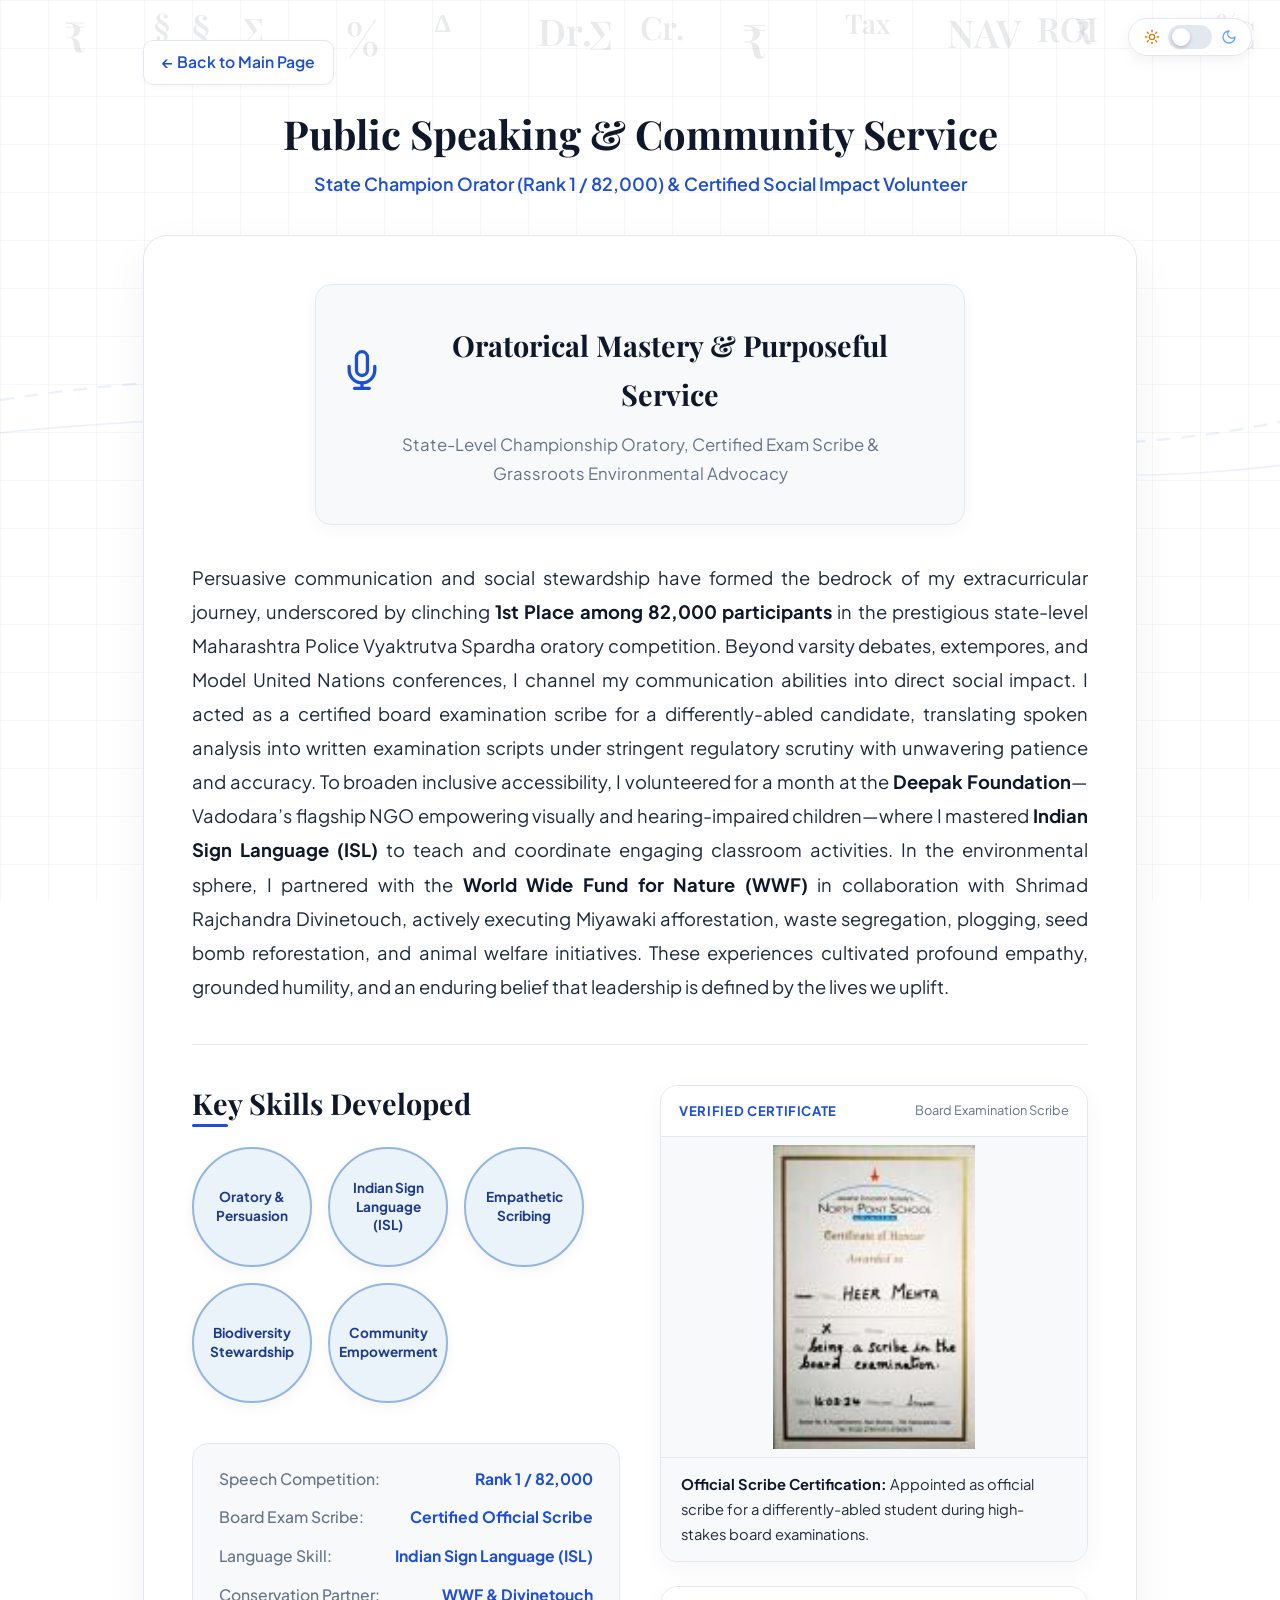
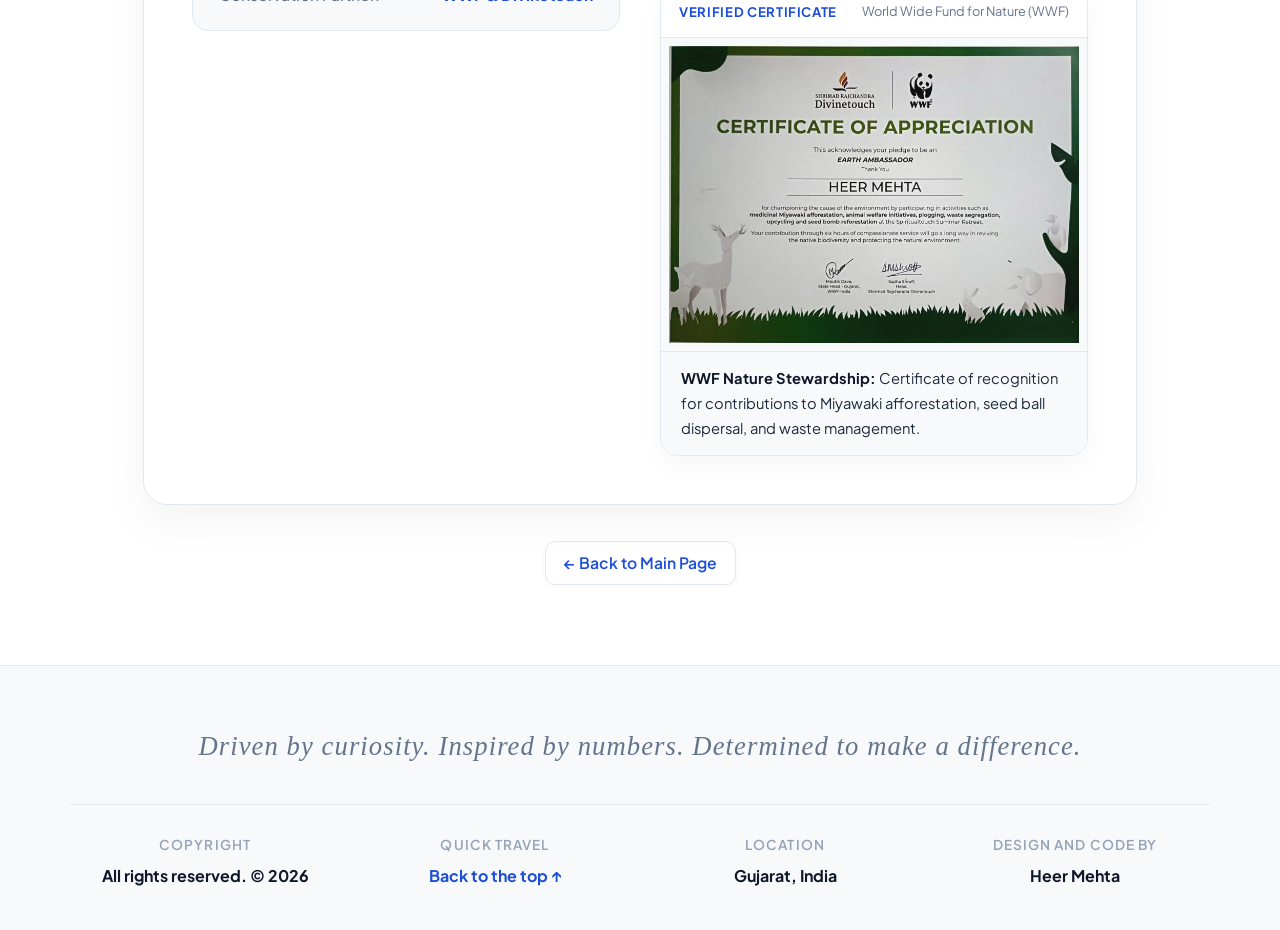
<file: achievement3.html>
<!DOCTYPE html>
<html lang="en" data-theme="light">
<head>
  <meta charset="UTF-8">
  <meta name="viewport" content="width=device-width, initial-scale=1.0">
  <title>Public Speaking & Community Service | Heer Mehul Mehta</title>
  <link rel="icon" type="image/png" href="icon.png">
  
  <!-- Editorial Typography -->
  <link rel="preconnect" href="https://fonts.googleapis.com">
  <link rel="preconnect" href="https://fonts.gstatic.com" crossorigin>
  <link href="https://fonts.googleapis.com/css2?family=Karla:ital,wght@0,300..800;1,300..800&family=Newsreader:ital,opsz,wght@0,6..72,400..700;1,6..72,400..700&family=Playfair+Display:ital,wght@0,400..900;1,400..900&family=Plus+Jakarta+Sans:wght@300;400;500;600;700;800&display=swap" rel="stylesheet">
  
  <link rel="stylesheet" href="style.css">
</head>
<body>

  <!-- FINANCE & TAX BACKGROUND DESIGN & HIGH-FREQUENCY ANIMATION -->
  <div class="finance-bg-canvas" aria-hidden="true">
    <svg class="trendline-svg" viewBox="0 0 1440 320" preserveAspectRatio="none">
      <path class="trendline-path" d="M0,160 C320,80 480,260 720,180 C960,100 1120,240 1440,140 C1760,40 1920,220 2160,160 C2400,100 2640,240 2880,150" />
      <path class="trendline-path-solid" d="M0,190 C360,130 520,280 760,210 C1000,140 1180,270 1440,180 C1700,90 1960,250 2200,190 C2440,130 2680,270 2880,190" />
    </svg>
    <div class="floating-symbol sym-1">₹</div>
    <div class="floating-symbol sym-2">§</div>
    <div class="floating-symbol sym-3">∑</div>
    <div class="floating-symbol sym-4">%</div>
    <div class="floating-symbol sym-5">∆</div>
    <div class="floating-symbol sym-6">Dr.</div>
    <div class="floating-symbol sym-7">Cr.</div>
    <div class="floating-symbol sym-8">₹</div>
    <div class="floating-symbol sym-9">Tax</div>
    <div class="floating-symbol sym-10">NAV</div>
    <div class="floating-symbol sym-11">ROI</div>
    <div class="floating-symbol sym-12">WACC</div>
    <div class="floating-symbol sym-13">%</div>
    <div class="floating-symbol sym-14">§</div>
    <div class="floating-symbol sym-15">∑</div>
    <div class="floating-symbol sym-16">₹</div>
  </div>

  <!-- Darker Tinted Cursor Spotlight Effect -->
  <div class="cursor-spotlight" id="cursorSpotlight" aria-hidden="true"></div>

  <!-- TOP RIGHT THEME SWITCHER -->
  <aside class="theme-switch-wrapper" aria-label="Theme Switcher">
    <span class="theme-icon sun-icon" title="Light Mode">
      <svg width="16" height="16" viewBox="0 0 24 24" fill="none" stroke="currentColor" stroke-width="2" stroke-linecap="round" stroke-linejoin="round">
        <circle cx="12" cy="12" r="4"/><path d="M12 2v2"/><path d="M12 20v2"/><path d="m4.93 4.93 1.41 1.41"/><path d="m17.66 17.66 1.41 1.41"/><path d="M2 12h2"/><path d="M20 12h2"/><path d="m6.34 17.66-1.41 1.41"/><path d="m19.07 4.93-1.41 1.41"/>
      </svg>
    </span>
    <button class="theme-toggle-btn" id="themeToggleBtn" type="button" aria-label="Toggle between Light and Dark mode">
      <span class="theme-toggle-dot"></span>
    </button>
    <span class="theme-icon moon-icon" title="Dark Mode">
      <svg width="16" height="16" viewBox="0 0 24 24" fill="none" stroke="currentColor" stroke-width="2" stroke-linecap="round" stroke-linejoin="round">
        <path d="M12 3a6 6 0 0 0 9 9 9 9 0 1 1-9-9Z"/>
      </svg>
    </span>
  </aside>

  <div class="subpage-wrapper">

    <!-- Top-Left Navigation Link back to Main Page Achievements Anchor -->
    <div class="back-nav-wrap">
      <a href="index.html#achievements" class="back-to-main-link">
        &larr; Back to Main Page
      </a>
    </div>

    <!-- Centered Exact Heading -->
    <h1 class="detail-page-title">Public Speaking & Community Service</h1>
    <p class="detail-page-subtitle">State Champion Orator (Rank 1 / 82,000) & Certified Social Impact Volunteer</p>

    <!-- Styled Rectangular Container with Rounded Corners enclosing all main content -->
    <div class="detail-main-container">
      
      <!-- Centered Hero Visual Graphic with balanced margin space on left and right -->
      <div class="detail-center-hero-img-wrap">
        <div style="background: var(--bg-subtle); border: 1px solid var(--border-card); border-radius: 16px; padding: 36px 24px; box-shadow: 0 4px 16px rgba(0, 0, 0, 0.04);">
          <div style="display: flex; justify-content: center; align-items: center; gap: 16px; margin-bottom: 12px;">
            <svg width="44" height="44" viewBox="0 0 24 24" fill="none" stroke="var(--accent-primary)" stroke-width="1.8" stroke-linecap="round" stroke-linejoin="round"><path d="M12 2a3 3 0 0 0-3 3v7a3 3 0 0 0 6 0V5a3 3 0 0 0-3-3Z"/><path d="M19 10v2a7 7 0 0 1-14 0v-2"/><line x1="12" x2="12" y1="19" y2="22"/><line x1="8" x2="16" y1="22" y2="22"/></svg>
            <span style="font-family: var(--font-serif); font-size: 1.8rem; font-weight: 700; color: var(--text-title);">Oratorical Mastery & Purposeful Service</span>
          </div>
          <p style="color: var(--text-muted); font-size: 1.05rem; max-width: 500px; margin: 0 auto;">State-Level Championship Oratory, Certified Exam Scribe & Grassroots Environmental Advocacy</p>
        </div>
      </div>

      <!-- Narrative Text (5-6 catchy sentences detailing Maharashtra Police speech competition win among 82,000 participants, MUN/debates, board scribe service, Deepak Foundation & ISL, and WWF conservation) -->
      <p class="detail-narrative-p">
        Persuasive communication and social stewardship have formed the bedrock of my extracurricular journey, underscored by clinching <strong>1st Place among 82,000 participants</strong> in the prestigious state-level Maharashtra Police Vyaktrutva Spardha oratory competition. Beyond varsity debates, extempores, and Model United Nations conferences, I channel my communication abilities into direct social impact. I acted as a certified board examination scribe for a differently-abled candidate, translating spoken analysis into written examination scripts under stringent regulatory scrutiny with unwavering patience and accuracy. To broaden inclusive accessibility, I volunteered for a month at the <strong>Deepak Foundation</strong>—Vadodara’s flagship NGO empowering visually and hearing-impaired children—where I mastered <strong>Indian Sign Language (ISL)</strong> to teach and coordinate engaging classroom activities. In the environmental sphere, I partnered with the <strong>World Wide Fund for Nature (WWF)</strong> in collaboration with Shrimad Rajchandra Divinetouch, actively executing Miyawaki afforestation, waste segregation, plogging, seed bomb reforestation, and animal welfare initiatives. These experiences cultivated profound empathy, grounded humility, and an enduring belief that leadership is defined by the lives we uplift.
      </p>

      <!-- Split Layout: Two Vertical Halves -->
      <div class="detail-split-layout">
        
        <!-- Left Side: Key Skills Developed + 5 Circular Skill Bubbles in Lighter Blue (NOT Sky Blue) -->
        <div class="detail-left-half">
          <h2 class="detail-skills-heading">Key Skills Developed</h2>
          <div class="circular-skills-container">
            <div class="skill-bubble">Oratory & Persuasion</div>
            <div class="skill-bubble">Indian Sign Language (ISL)</div>
            <div class="skill-bubble">Empathetic Scribing</div>
            <div class="skill-bubble">Biodiversity Stewardship</div>
            <div class="skill-bubble">Community Empowerment</div>
          </div>

          <!-- Impact Metrics Box -->
          <div class="detail-stats-box">
            <div class="detail-stat-item">
              <span class="detail-stat-label">Speech Competition:</span>
              <span class="detail-stat-value">Rank 1 / 82,000</span>
            </div>
            <div class="detail-stat-item">
              <span class="detail-stat-label">Board Exam Scribe:</span>
              <span class="detail-stat-value">Certified Official Scribe</span>
            </div>
            <div class="detail-stat-item">
              <span class="detail-stat-label">Language Skill:</span>
              <span class="detail-stat-value">Indian Sign Language (ISL)</span>
            </div>
            <div class="detail-stat-item">
              <span class="detail-stat-label">Conservation Partner:</span>
              <span class="detail-stat-value">WWF & Divinetouch</span>
            </div>
          </div>
        </div>

        <!-- Right Side: Official Verification Certificates (scribe.jpeg & wwf.jpeg stacked vertically) -->
        <div class="detail-right-half">
          
          <!-- Certificate 1: scribe.jpeg -->
          <div class="detail-stacked-card">
            <div style="background: var(--bg-card); padding: 14px 18px; border-bottom: 1px solid var(--border-card); display: flex; justify-content: space-between; align-items: center;">
              <span style="color: var(--accent-primary); font-weight: 700; font-size: 0.82rem; letter-spacing: 0.05em; text-transform: uppercase;">VERIFIED CERTIFICATE</span>
              <span style="color: var(--text-muted); font-size: 0.8rem;">Board Examination Scribe</span>
            </div>
            <img src="scribe.jpeg" alt="Official Board Exam Scribe Service Certificate" class="detail-stacked-img" style="object-fit: contain; max-height: 320px; background: var(--bg-subtle); padding: 8px;">
            <div class="detail-card-caption">
              <strong>Official Scribe Certification:</strong> Appointed as official scribe for a differently-abled student during high-stakes board examinations.
            </div>
          </div>

          <!-- Certificate 2: wwf.jpeg -->
          <div class="detail-stacked-card">
            <div style="background: var(--bg-card); padding: 14px 18px; border-bottom: 1px solid var(--border-card); display: flex; justify-content: space-between; align-items: center;">
              <span style="color: var(--accent-primary); font-weight: 700; font-size: 0.82rem; letter-spacing: 0.05em; text-transform: uppercase;">VERIFIED CERTIFICATE</span>
              <span style="color: var(--text-muted); font-size: 0.8rem;">World Wide Fund for Nature (WWF)</span>
            </div>
            <img src="wwf.jpeg" alt="World Wide Fund for Nature (WWF) Environmental Service Certificate" class="detail-stacked-img" style="object-fit: contain; max-height: 320px; background: var(--bg-subtle); padding: 8px;">
            <div class="detail-card-caption">
              <strong>WWF Nature Stewardship:</strong> Certificate of recognition for contributions to Miyawaki afforestation, seed ball dispersal, and waste management.
            </div>
          </div>

        </div>

      </div>

    </div>

    <!-- Bottom Navigation -->
    <div class="subpage-bottom-nav">
      <a href="index.html#achievements" class="back-to-main-link">
        &larr; Back to Main Page
      </a>
    </div>

  </div>

  <!-- Footer Section (Requirement 8: 20pt Font Size) -->
  <footer class="site-footer">
    <div class="footer-container">
      <p class="footer-quote-tnr">
        Driven by curiosity. Inspired by numbers. Determined to make a difference.
      </p>
      <div class="footer-grid-4">
        <div class="footer-col">
          <span class="footer-col-heading">Copyright</span>
          <span class="footer-col-content">All rights reserved. &copy; 2026</span>
        </div>
        <div class="footer-col">
          <span class="footer-col-heading">Quick travel</span>
          <span class="footer-col-content">
            <a href="index.html#hero" class="footer-top-link">Back to the top &uarr;</a>
          </span>
        </div>
        <div class="footer-col">
          <span class="footer-col-heading">Location</span>
          <span class="footer-col-content">Gujarat, India</span>
        </div>
        <div class="footer-col">
          <span class="footer-col-heading">Design and Code by</span>
          <span class="footer-col-content">Heer Mehta</span>
        </div>
      </div>
    </div>
  </footer>

  <script src="script.js"></script>
</body>
</html>
</file>
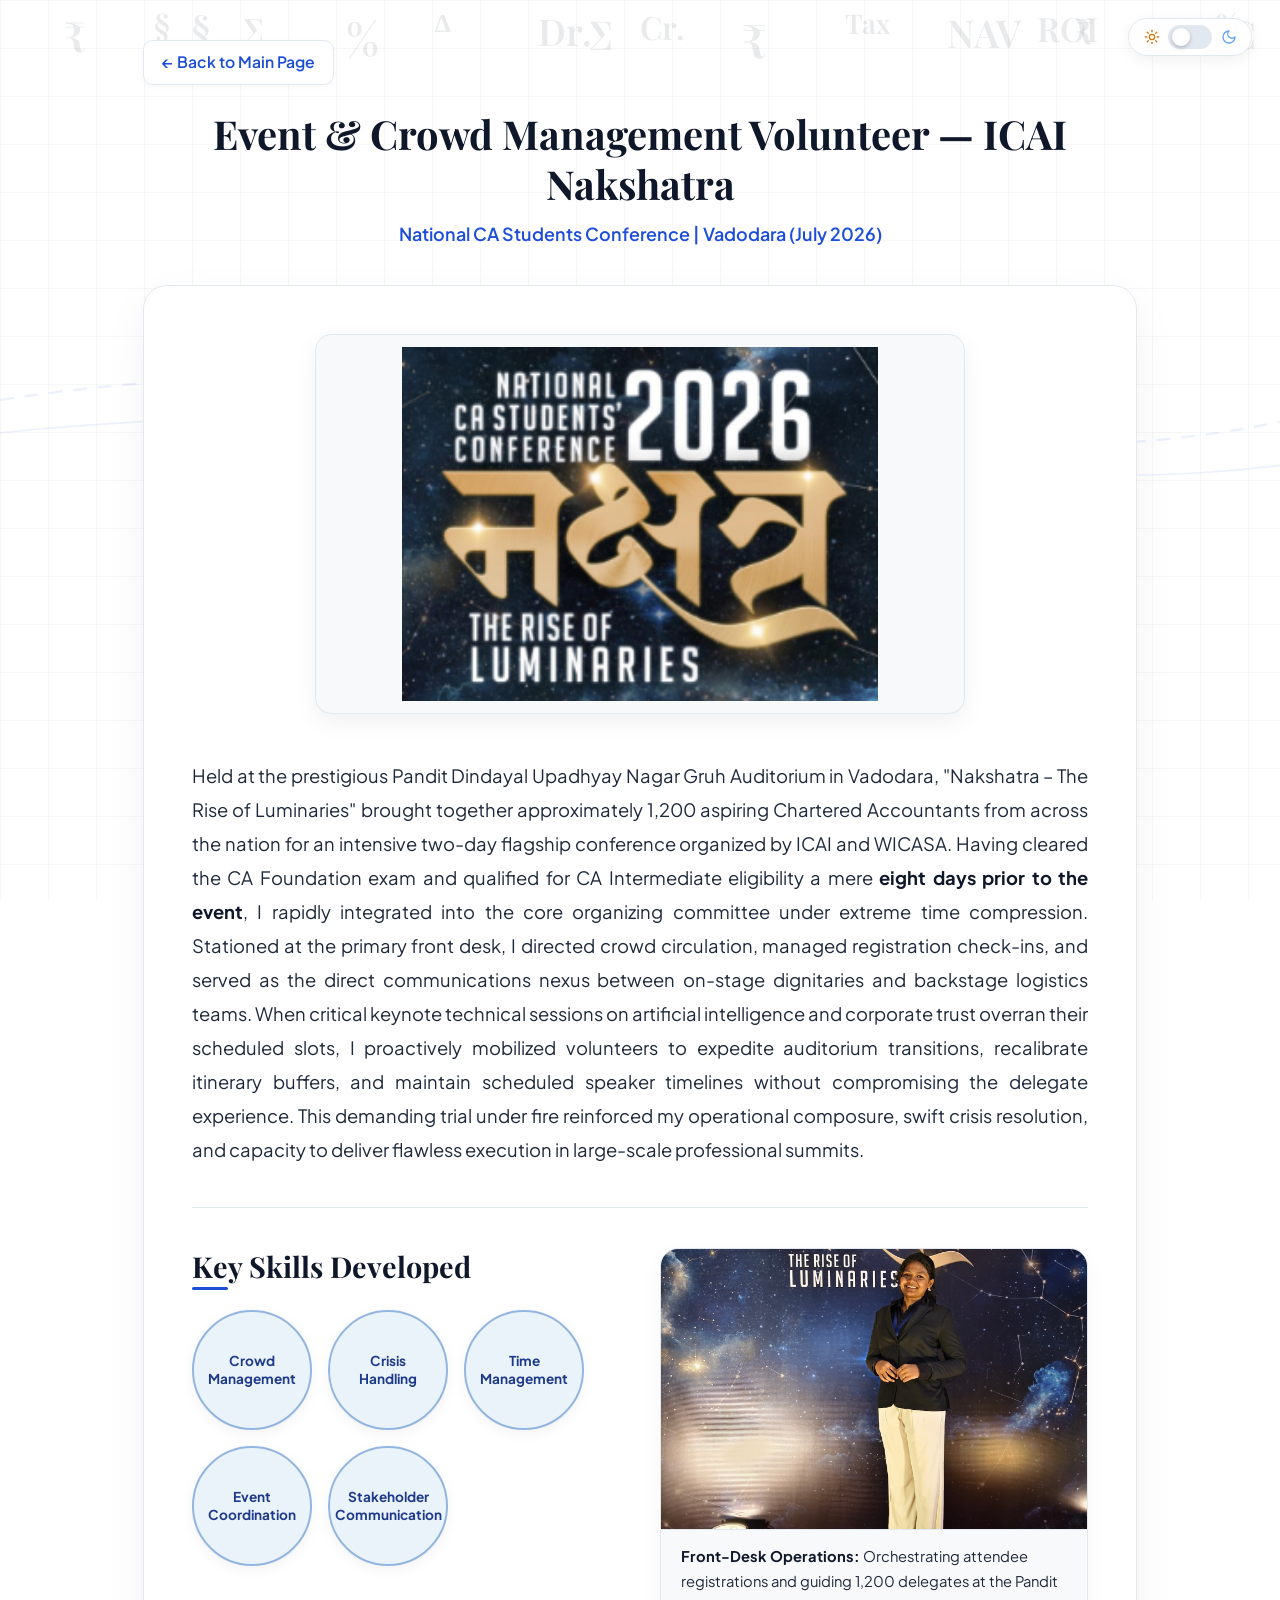
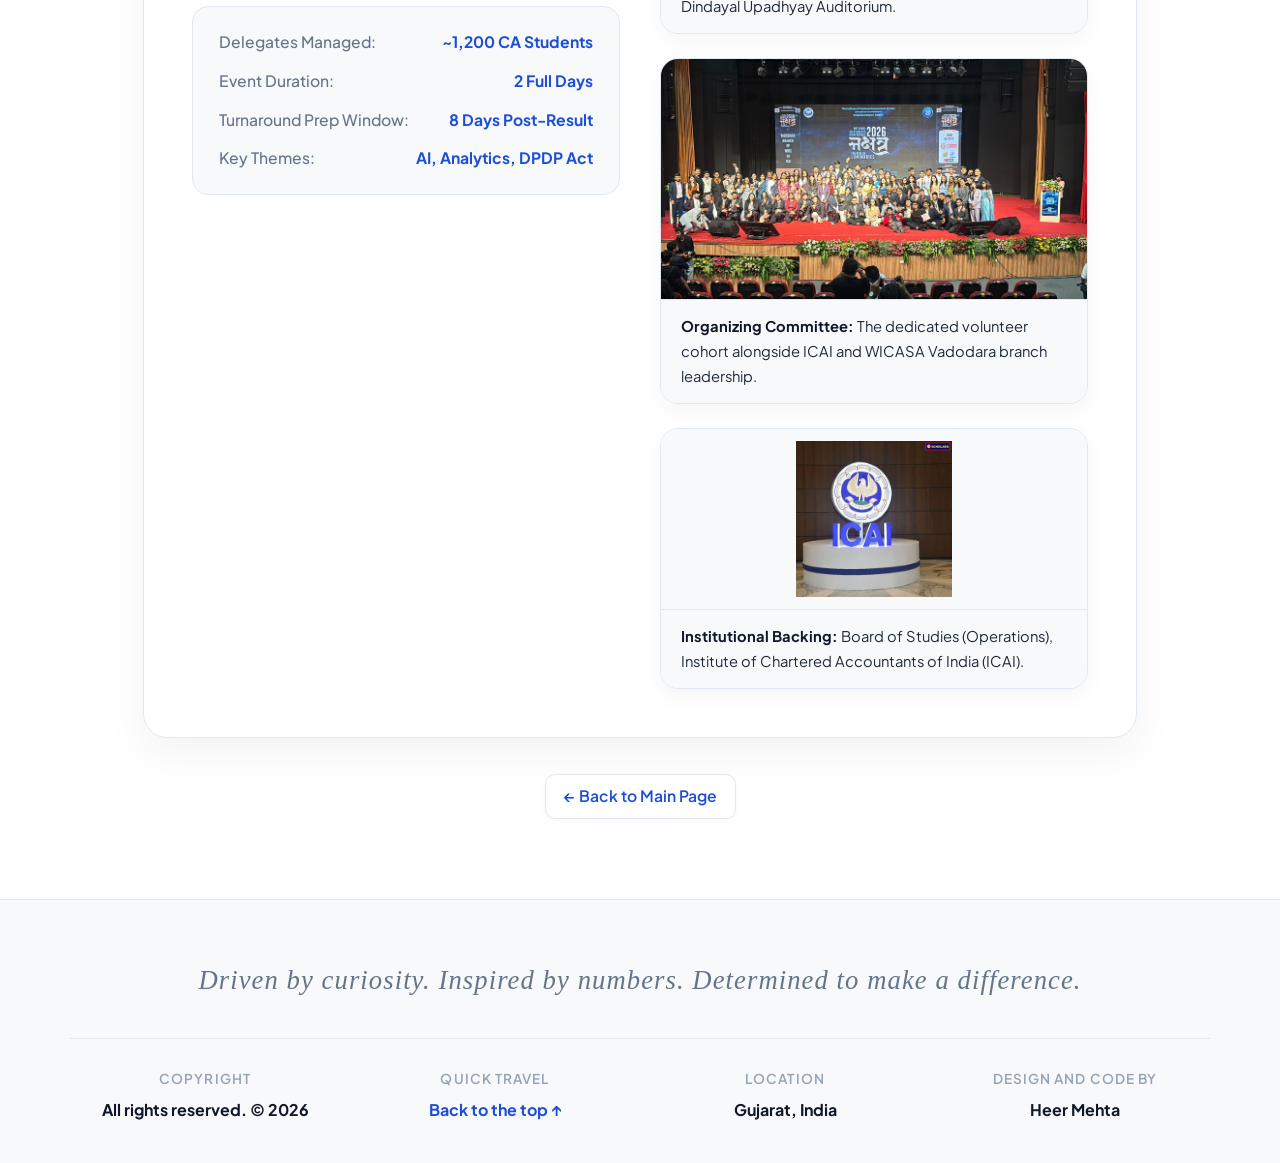
<file: nakshatra.html>
<!DOCTYPE html>
<html lang="en" data-theme="light">
<head>
  <meta charset="UTF-8">
  <meta name="viewport" content="width=device-width, initial-scale=1.0">
  <title>ICAI Nakshatra | Heer Mehul Mehta</title>
  <link rel="icon" type="image/png" href="icon.png">
  
  <!-- Editorial Typography -->
  <link rel="preconnect" href="https://fonts.googleapis.com">
  <link rel="preconnect" href="https://fonts.gstatic.com" crossorigin>
  <link href="https://fonts.googleapis.com/css2?family=Karla:ital,wght@0,300..800;1,300..800&family=Newsreader:ital,opsz,wght@0,6..72,400..700;1,6..72,400..700&family=Playfair+Display:ital,wght@0,400..900;1,400..900&family=Plus+Jakarta+Sans:wght@300;400;500;600;700;800&display=swap" rel="stylesheet">
  
  <link rel="stylesheet" href="style.css">
</head>
<body>

  <!-- FINANCE & TAX BACKGROUND DESIGN & HIGH-FREQUENCY ANIMATION -->
  <div class="finance-bg-canvas" aria-hidden="true">
    <svg class="trendline-svg" viewBox="0 0 1440 320" preserveAspectRatio="none">
      <path class="trendline-path" d="M0,160 C320,80 480,260 720,180 C960,100 1120,240 1440,140 C1760,40 1920,220 2160,160 C2400,100 2640,240 2880,150" />
      <path class="trendline-path-solid" d="M0,190 C360,130 520,280 760,210 C1000,140 1180,270 1440,180 C1700,90 1960,250 2200,190 C2440,130 2680,270 2880,190" />
    </svg>
    <div class="floating-symbol sym-1">₹</div>
    <div class="floating-symbol sym-2">§</div>
    <div class="floating-symbol sym-3">∑</div>
    <div class="floating-symbol sym-4">%</div>
    <div class="floating-symbol sym-5">∆</div>
    <div class="floating-symbol sym-6">Dr.</div>
    <div class="floating-symbol sym-7">Cr.</div>
    <div class="floating-symbol sym-8">₹</div>
    <div class="floating-symbol sym-9">Tax</div>
    <div class="floating-symbol sym-10">NAV</div>
    <div class="floating-symbol sym-11">ROI</div>
    <div class="floating-symbol sym-12">WACC</div>
    <div class="floating-symbol sym-13">%</div>
    <div class="floating-symbol sym-14">§</div>
    <div class="floating-symbol sym-15">∑</div>
    <div class="floating-symbol sym-16">₹</div>
  </div>

  <!-- Darker Tinted Cursor Spotlight Effect -->
  <div class="cursor-spotlight" id="cursorSpotlight" aria-hidden="true"></div>

  <!-- TOP RIGHT THEME SWITCHER -->
  <aside class="theme-switch-wrapper" aria-label="Theme Switcher">
    <span class="theme-icon sun-icon" title="Light Mode">
      <svg width="16" height="16" viewBox="0 0 24 24" fill="none" stroke="currentColor" stroke-width="2" stroke-linecap="round" stroke-linejoin="round">
        <circle cx="12" cy="12" r="4"/><path d="M12 2v2"/><path d="M12 20v2"/><path d="m4.93 4.93 1.41 1.41"/><path d="m17.66 17.66 1.41 1.41"/><path d="M2 12h2"/><path d="M20 12h2"/><path d="m6.34 17.66-1.41 1.41"/><path d="m19.07 4.93-1.41 1.41"/>
      </svg>
    </span>
    <button class="theme-toggle-btn" id="themeToggleBtn" type="button" aria-label="Toggle between Light and Dark mode">
      <span class="theme-toggle-dot"></span>
    </button>
    <span class="theme-icon moon-icon" title="Dark Mode">
      <svg width="16" height="16" viewBox="0 0 24 24" fill="none" stroke="currentColor" stroke-width="2" stroke-linecap="round" stroke-linejoin="round">
        <path d="M12 3a6 6 0 0 0 9 9 9 9 0 1 1-9-9Z"/>
      </svg>
    </span>
  </aside>

  <div class="subpage-wrapper">

    <!-- Top-Left Navigation Link back to Main Page Experience Anchor -->
    <div class="back-nav-wrap">
      <a href="index.html#experience" class="back-to-main-link">
        &larr; Back to Main Page
      </a>
    </div>

    <!-- Centered Exact Heading -->
    <h1 class="detail-page-title">Event & Crowd Management Volunteer — ICAI Nakshatra</h1>
    <p class="detail-page-subtitle">National CA Students Conference | Vadodara (July 2026)</p>

    <!-- Styled Rectangular Container with Rounded Corners enclosing all main content -->
    <div class="detail-main-container">
      
      <!-- Centered Main Image with balanced margin space on left and right -->
      <div class="detail-center-hero-img-wrap">
        <img src="nakshatra logo.png" alt="Nakshatra The Rise of Luminaries Conference Logo" class="detail-center-hero-img" onerror="this.onerror=null; this.src='natcon logo.PNG';">
      </div>

      <!-- Narrative Text (4-5 sentences detailing 1,200-student national conference over 2 days, 8-day prep window challenge, front-desk/crowd management, realigning schedules during overtime) -->
      <p class="detail-narrative-p">
        Held at the prestigious Pandit Dindayal Upadhyay Nagar Gruh Auditorium in Vadodara, "Nakshatra – The Rise of Luminaries" brought together approximately 1,200 aspiring Chartered Accountants from across the nation for an intensive two-day flagship conference organized by ICAI and WICASA. Having cleared the CA Foundation exam and qualified for CA Intermediate eligibility a mere <strong>eight days prior to the event</strong>, I rapidly integrated into the core organizing committee under extreme time compression. Stationed at the primary front desk, I directed crowd circulation, managed registration check-ins, and served as the direct communications nexus between on-stage dignitaries and backstage logistics teams. When critical keynote technical sessions on artificial intelligence and corporate trust overran their scheduled slots, I proactively mobilized volunteers to expedite auditorium transitions, recalibrate itinerary buffers, and maintain scheduled speaker timelines without compromising the delegate experience. This demanding trial under fire reinforced my operational composure, swift crisis resolution, and capacity to deliver flawless execution in large-scale professional summits.
      </p>

      <!-- Split Layout: Two Vertical Halves -->
      <div class="detail-split-layout">
        
        <!-- Left Side: Key Skills Developed + 5 Circular Skill Bubbles in Lighter Blue (NOT Sky Blue) -->
        <div class="detail-left-half">
          <h2 class="detail-skills-heading">Key Skills Developed</h2>
          <div class="circular-skills-container">
            <div class="skill-bubble">Crowd Management</div>
            <div class="skill-bubble">Crisis Handling</div>
            <div class="skill-bubble">Time Management</div>
            <div class="skill-bubble">Event Coordination</div>
            <div class="skill-bubble">Stakeholder Communication</div>
          </div>

          <!-- Conference Metrics Box -->
          <div class="detail-stats-box">
            <div class="detail-stat-item">
              <span class="detail-stat-label">Delegates Managed:</span>
              <span class="detail-stat-value">~1,200 CA Students</span>
            </div>
            <div class="detail-stat-item">
              <span class="detail-stat-label">Event Duration:</span>
              <span class="detail-stat-value">2 Full Days</span>
            </div>
            <div class="detail-stat-item">
              <span class="detail-stat-label">Turnaround Prep Window:</span>
              <span class="detail-stat-value">8 Days Post-Result</span>
            </div>
            <div class="detail-stat-item">
              <span class="detail-stat-label">Key Themes:</span>
              <span class="detail-stat-value">AI, Analytics, DPDP Act</span>
            </div>
          </div>
        </div>

        <!-- Right Side: me natcon.jpg, natcon grp.jpg, and icai logo.jpg stacked vertically in order -->
        <div class="detail-right-half">
          
          <!-- Image 1: me natcon.jpg -->
          <div class="detail-stacked-card">
            <img src="me natcon.jpg" alt="Heer Mehta Volunteering at ICAI Nakshatra Front Desk" class="detail-stacked-img">
            <div class="detail-card-caption">
              <strong>Front-Desk Operations:</strong> Orchestrating attendee registrations and guiding 1,200 delegates at the Pandit Dindayal Upadhyay Auditorium.
            </div>
          </div>

          <!-- Image 2: natcon grp.jpg -->
          <div class="detail-stacked-card">
            <img src="natcon grp.jpg" alt="Nakshatra 2026 Core Organizing Committee & Volunteers" class="detail-stacked-img">
            <div class="detail-card-caption">
              <strong>Organizing Committee:</strong> The dedicated volunteer cohort alongside ICAI and WICASA Vadodara branch leadership.
            </div>
          </div>

          <!-- Image 3: icai logo.jpg -->
          <div class="detail-stacked-card">
            <img src="icai logo.jpg" alt="Institute of Chartered Accountants of India" class="detail-stacked-img" style="max-height: 180px; object-fit: contain; padding: 12px; background: var(--bg-subtle);">
            <div class="detail-card-caption">
              <strong>Institutional Backing:</strong> Board of Studies (Operations), Institute of Chartered Accountants of India (ICAI).
            </div>
          </div>

        </div>

      </div>

    </div>

    <!-- Bottom Navigation -->
    <div class="subpage-bottom-nav">
      <a href="index.html#experience" class="back-to-main-link">
        &larr; Back to Main Page
      </a>
    </div>

  </div>

  <!-- Footer Section (Requirement 8: 20pt Font Size) -->
  <footer class="site-footer">
    <div class="footer-container">
      <p class="footer-quote-tnr">
        Driven by curiosity. Inspired by numbers. Determined to make a difference.
      </p>
      <div class="footer-grid-4">
        <div class="footer-col">
          <span class="footer-col-heading">Copyright</span>
          <span class="footer-col-content">All rights reserved. &copy; 2026</span>
        </div>
        <div class="footer-col">
          <span class="footer-col-heading">Quick travel</span>
          <span class="footer-col-content">
            <a href="index.html#hero" class="footer-top-link">Back to the top &uarr;</a>
          </span>
        </div>
        <div class="footer-col">
          <span class="footer-col-heading">Location</span>
          <span class="footer-col-content">Gujarat, India</span>
        </div>
        <div class="footer-col">
          <span class="footer-col-heading">Design and Code by</span>
          <span class="footer-col-content">Heer Mehta</span>
        </div>
      </div>
    </div>
  </footer>

  <script src="script.js"></script>
</body>
</html>
</file>
<file: style.css>
/* ================================================================= */
/* style.css — Heer Mehul Mehta Editorial Portfolio Design System   */
/* 4-Color Palette | Light (Default) & Dark Blue Theme               */
/* ================================================================= */

@import url('https://fonts.googleapis.com/css2?family=Cinzel:wght@500;600;700&family=Karla:ital,wght@0,300..800;1,300..800&family=Newsreader:ital,opsz,wght@0,6..72,400..700;1,6..72,400..700&family=Playfair+Display:ital,wght@0,400..900;1,400..900&family=Plus+Jakarta+Sans:wght@300;400;500;600;700;800&display=swap');

/* ----------------------------------------------------------------- */
/* 1. COLOR SYSTEM (4-Color Editorial Palette + Light Blue Bubbles)  */
/* ----------------------------------------------------------------- */
:root {
  /* LIGHT MODE (DEFAULT) */
  /* Color 1: Base Canvas / Pure Paper White */
  --bg-main: #FFFFFF;
  --bg-subtle: #F8F9FA;
  --bg-card: #FFFFFF;
  --bg-card-hover: #F8FAFC;
  --border-subtle: rgba(15, 23, 42, 0.08);
  --border-card: #E2E8F0;
  --border-focus: #1D4ED8;

  /* Color 2: High-Contrast Dark Slate Ink (Text & Structure) */
  --text-title: #0F172A;
  --text-body: #1E293B;
  --text-muted: #64748B;
  --text-light: #94A3B8;

  /* Color 3: Classic Executive Royal Blue (Brand & Actions) */
  --accent-primary: #1D4ED8;
  --accent-primary-hover: #1E40AF;
  --accent-primary-light: #DBEAFE;
  --accent-glow: rgba(29, 78, 216, 0.12);

  /* Color 4: Warm Amber Bronze / Cognac Gold (Prestige & Specialization) */
  --accent-prestige: #B45309;
  --accent-prestige-bg: #FEF3C7;
  --accent-prestige-border: #FCD34D;

  /* Individual Element Bubbles: Soft Lighter Blue (NOT Sky Blue) */
  --bubble-bg: #EBF3FA;
  --bubble-border: #93B5E1;
  --bubble-text: #1E3A8A;
  --bubble-hover-bg: #DCEAF8;
  --bubble-hover-border: #6B9BD2;

  /* Cursor Spotlight: Darker tinted aura in light mode */
  --spotlight-gradient: radial-gradient(circle, rgba(15, 23, 42, 0.22) 0%, rgba(29, 78, 216, 0.10) 45%, rgba(0, 0, 0, 0) 75%);

  /* Navigation Bar */
  --nav-bg: rgba(255, 255, 255, 0.90);
  --nav-border: rgba(15, 23, 42, 0.10);
  --nav-shadow: 0 10px 30px rgba(15, 23, 42, 0.08);
  --nav-text: #334155;
  --nav-text-active: #1D4ED8;

  /* Background Grid & Matrix */
  --grid-line: rgba(15, 23, 42, 0.035);
  --symbol-color: rgba(15, 23, 42, 0.09);
  --trendline-stroke: rgba(29, 78, 216, 0.09);

  /* Typography */
  --font-serif: 'Playfair Display', Georgia, serif;
  --font-serif-italic: 'Newsreader', Georgia, serif;
  --font-sans: 'Plus Jakarta Sans', -apple-system, BlinkMacSystemFont, 'Segoe UI', Roboto, sans-serif;

  --nav-height: 56px;
  --container-max: 1140px;
}

/* DARK MODE (Active when data-theme="dark") */
[data-theme="dark"] {
  /* Color 1: Deep Dark Blue Canvas */
  --bg-main: #0A1128;
  --bg-subtle: #0D1635;
  --bg-card: #111D3D;
  --bg-card-hover: #16244C;
  --border-subtle: rgba(255, 255, 255, 0.09);
  --border-card: #1F2E59;
  --border-focus: #60A5FA;

  /* Color 2: High-Contrast Snow White / Slate Ink */
  --text-title: #FFFFFF;
  --text-body: #E2E8F0;
  --text-muted: #94A3B8;
  --text-light: #64748B;

  /* Color 3: Vibrant Royal / Steel Blue */
  --accent-primary: #3B82F6;
  --accent-primary-hover: #60A5FA;
  --accent-primary-light: rgba(59, 130, 246, 0.2);
  --accent-glow: rgba(59, 130, 246, 0.2);

  /* Color 4: Warm Gold / Amber Accent */
  --accent-prestige: #F59E0B;
  --accent-prestige-bg: rgba(245, 158, 11, 0.15);
  --accent-prestige-border: rgba(245, 158, 11, 0.35);

  /* Element Bubbles: Soft Lighter Blue in Dark Mode */
  --bubble-bg: #1B2B4E;
  --bubble-border: #6B9BD2;
  --bubble-text: #BFDBFE;
  --bubble-hover-bg: #233763;
  --bubble-hover-border: #93B5E1;

  /* Cursor Spotlight in Dark Mode */
  --spotlight-gradient: radial-gradient(circle, rgba(96, 165, 250, 0.26) 0%, rgba(59, 130, 246, 0.10) 45%, rgba(0, 0, 0, 0) 75%);

  /* Navigation Bar */
  --nav-bg: rgba(13, 22, 53, 0.92);
  --nav-border: rgba(255, 255, 255, 0.12);
  --nav-shadow: 0 10px 30px rgba(0, 0, 0, 0.4);
  --nav-text: #CBD5E1;
  --nav-text-active: #60A5FA;

  /* Background Grid & Matrix */
  --grid-line: rgba(255, 255, 255, 0.035);
  --symbol-color: rgba(255, 255, 255, 0.08);
  --trendline-stroke: rgba(96, 165, 250, 0.12);
}

/* ----------------------------------------------------------------- */
/* 2. BASE STYLES & RESET                                            */
/* ----------------------------------------------------------------- */
* {
  box-sizing: border-box;
  margin: 0;
  padding: 0;
  transition: background-color 0.3s ease, border-color 0.3s ease, color 0.25s ease;
}

html {
  scroll-behavior: smooth;
  /* Requirement 6: Nav bar shifted upwards by 1cm -> now 1cm from top */
  scroll-padding-top: calc(1cm + var(--nav-height) + 1cm);
}

body {
  background-color: var(--bg-main);
  color: var(--text-body);
  font-family: var(--font-sans);
  font-size: 1.05rem;
  line-height: 1.7;
  overflow-x: hidden;
  position: relative;
  -webkit-font-smoothing: antialiased;
}

h1, h2, h3, h4, h5, h6 {
  font-family: var(--font-serif);
  color: var(--text-title);
  font-weight: 700;
  line-height: 1.25;
}

a {
  color: var(--accent-primary);
  text-decoration: none;
  transition: all 0.25s ease;
}

a:hover {
  color: var(--accent-primary-hover);
}

/* ----------------------------------------------------------------- */
/* 3. FINANCE & TAX BACKGROUND DESIGN & HIGH-FREQUENCY ANIMATION     */
/* ----------------------------------------------------------------- */
.finance-bg-canvas {
  position: fixed;
  top: 0;
  left: 0;
  width: 100vw;
  height: 100vh;
  pointer-events: none;
  z-index: 0;
  overflow: hidden;
  /* Faint accounting ledger grid / spreadsheet matrix backdrop */
  background-image: 
    linear-gradient(to right, var(--grid-line) 1px, transparent 1px),
    linear-gradient(to bottom, var(--grid-line) 1px, transparent 1px);
  background-size: 48px 48px;
}

/* Undulating Financial Chart Curve / Trendline */
.trendline-svg {
  position: absolute;
  top: 25%;
  left: 0;
  width: 200%;
  height: 350px;
  opacity: 0.85;
  animation: waveUndulate 24s ease-in-out infinite alternate;
}

.trendline-path {
  fill: none;
  stroke: var(--trendline-stroke);
  stroke-width: 2.2;
  stroke-dasharray: 8 6;
}

.trendline-path-solid {
  fill: none;
  stroke: var(--trendline-stroke);
  stroke-width: 1.5;
}

@keyframes waveUndulate {
  0% { transform: translateX(0) translateY(0); }
  50% { transform: translateX(-15%) translateY(-25px); }
  100% { transform: translateX(-30%) translateY(15px); }
}

/* Requirement 3: Increased Frequency for Drifting Floating Financial & Tax Symbols */
.floating-symbol {
  position: absolute;
  font-family: var(--font-serif);
  color: var(--symbol-color);
  font-weight: 600;
  user-select: none;
  will-change: transform, opacity;
  animation: driftSymbol 16s cubic-bezier(0.4, 0, 0.6, 1) infinite;
}

@keyframes driftSymbol {
  0% {
    transform: translateY(105vh) translateX(0) rotate(0deg);
    opacity: 0;
  }
  15% {
    opacity: 1;
  }
  85% {
    opacity: 1;
  }
  100% {
    transform: translateY(-10vh) translateX(35px) rotate(18deg);
    opacity: 0;
  }
}

/* Symbol Placements & High-Frequency Delays */
.sym-1  { left: 5%;  font-size: 2.6rem; animation-duration: 14s; animation-delay: 0s; }
.sym-2  { left: 12%; font-size: 1.8rem; animation-duration: 17s; animation-delay: 2s; }
.sym-3  { left: 19%; font-size: 2.2rem; animation-duration: 15s; animation-delay: 4.5s; }
.sym-4  { left: 27%; font-size: 2.8rem; animation-duration: 16s; animation-delay: 1s; }
.sym-5  { left: 34%; font-size: 1.6rem; animation-duration: 13s; animation-delay: 6s; }
.sym-6  { left: 42%; font-size: 2.3rem; animation-duration: 18s; animation-delay: 3s; }
.sym-7  { left: 50%; font-size: 2.0rem; animation-duration: 14s; animation-delay: 8s; }
.sym-8  { left: 58%; font-size: 2.9rem; animation-duration: 16s; animation-delay: 5s; }
.sym-9  { left: 66%; font-size: 1.7rem; animation-duration: 15s; animation-delay: 2.5s; }
.sym-10 { left: 74%; font-size: 2.4rem; animation-duration: 13s; animation-delay: 7s; }
.sym-11 { left: 81%; font-size: 2.1rem; animation-duration: 17s; animation-delay: 9.5s; }
.sym-12 { left: 89%; font-size: 2.5rem; animation-duration: 15s; animation-delay: 1.5s; }
.sym-13 { left: 95%; font-size: 1.8rem; animation-duration: 14s; animation-delay: 11s; }
.sym-14 { left: 15%; font-size: 2.0rem; animation-duration: 16s; animation-delay: 8.5s; }
.sym-15 { left: 46%; font-size: 2.5rem; animation-duration: 14s; animation-delay: 10s; }
.sym-16 { left: 84%; font-size: 2.2rem; animation-duration: 15s; animation-delay: 12s; }

/* ----------------------------------------------------------------- */
/* 4. CURSOR SPOTLIGHT EFFECT (Darker Tinted Aura)                   */
/* ----------------------------------------------------------------- */
.cursor-spotlight {
  position: fixed;
  top: 0;
  left: 0;
  width: 80px;
  height: 80px;
  border-radius: 50%;
  pointer-events: none;
  background: var(--spotlight-gradient);
  transform: translate(-50%, -50%);
  z-index: 99999;
  transition: opacity 0.25s ease;
  opacity: 0;
}

body:hover .cursor-spotlight {
  opacity: 1;
}

/* ----------------------------------------------------------------- */
/* 5. TOP-RIGHT THEME SWITCHER (Slidable Dot with Sun & Moon)        */
/* ----------------------------------------------------------------- */
.theme-switch-wrapper {
  position: fixed;
  top: 18px;
  right: 28px;
  z-index: 10002;
  display: flex;
  align-items: center;
  gap: 8px;
  background: var(--nav-bg);
  border: 1px solid var(--border-card);
  padding: 6px 14px;
  border-radius: 9999px;
  box-shadow: 0 4px 15px rgba(0, 0, 0, 0.06);
  backdrop-filter: blur(12px);
  -webkit-backdrop-filter: blur(12px);
}

.theme-icon {
  width: 17px;
  height: 17px;
  display: flex;
  align-items: center;
  justify-content: center;
  color: var(--text-muted);
  user-select: none;
}

.sun-icon svg {
  stroke: #D97706;
}

.moon-icon svg {
  stroke: #60A5FA;
}

/* Slidable Dot Switch */
.theme-toggle-btn {
  position: relative;
  width: 44px;
  height: 24px;
  background: var(--border-card);
  border-radius: 9999px;
  border: none;
  cursor: pointer;
  outline: none;
  transition: background-color 0.3s ease;
}

[data-theme="dark"] .theme-toggle-btn {
  background: #1D4ED8;
}

.theme-toggle-dot {
  position: absolute;
  top: 3px;
  left: 4px;
  width: 18px;
  height: 18px;
  background-color: #FFFFFF;
  border-radius: 50%;
  box-shadow: 0 2px 4px rgba(0, 0, 0, 0.2);
  transition: transform 0.3s cubic-bezier(0.16, 1, 0.3, 1);
}

[data-theme="dark"] .theme-toggle-dot {
  transform: translateX(18px);
  background-color: #FFFFFF;
}

/* ----------------------------------------------------------------- */
/* 6. HERO SECTION (2-Column Grid: Left Content, Right Profile Pic)   */
/* ----------------------------------------------------------------- */
.hero-section {
  position: relative;
  z-index: 2;
  min-height: 92vh;
  display: flex;
  align-items: center;
  padding: 85px 28px 75px 28px;
  background: transparent;
  border-bottom: 1px solid var(--border-subtle);
}

.hero-grid {
  max-width: var(--container-max);
  margin: 0 auto;
  width: 100%;
  display: grid;
  grid-template-columns: 1.15fr 1fr;
  align-items: center;
  gap: 50px;
}

/* Left Column: Name & Details */
.hero-left-col {
  display: flex;
  flex-direction: column;
  align-items: flex-start;
  text-align: left;
}

.hero-status-pill {
  display: inline-flex;
  align-items: center;
  gap: 8px;
  background: var(--bg-card);
  border: 1px solid var(--border-card);
  padding: 6px 16px;
  border-radius: 9999px;
  font-size: 0.88rem;
  font-weight: 600;
  color: var(--accent-primary);
  margin-bottom: 22px;
  box-shadow: 0 2px 8px rgba(0, 0, 0, 0.04);
}

.status-dot {
  width: 8px;
  height: 8px;
  border-radius: 50%;
  background: #10B981;
  box-shadow: 0 0 0 3px rgba(16, 185, 129, 0.2);
}

.hero-name {
  font-size: clamp(3.2rem, 5.2vw, 4.4rem);
  font-weight: 700;
  letter-spacing: -0.02em;
  color: var(--text-title);
  line-height: 1.12;
  margin-bottom: 22px;
  font-family: var(--font-serif);
}

.hero-tagline {
  font-size: 1.2rem;
  color: var(--text-body);
  line-height: 1.8;
  max-width: 640px;
  margin-bottom: 24px;
  font-weight: 400;
}

/* Rotating Specializations (Requirement 13) */
.specializing-container {
  display: flex;
  align-items: baseline;
  flex-wrap: wrap;
  gap: 10px;
  margin-bottom: 34px;
  padding: 12px 18px;
  background: var(--bg-card);
  border: 1px solid var(--border-card);
  border-left: 3.5px solid var(--accent-prestige);
  border-radius: 10px;
  box-shadow: 0 4px 14px rgba(0, 0, 0, 0.03);
  min-height: 52px;
}

.specializing-label {
  font-family: var(--font-sans);
  font-weight: 700;
  font-size: 1rem;
  text-transform: uppercase;
  letter-spacing: 0.06em;
  color: var(--text-muted);
}

.specializing-text {
  font-family: var(--font-serif-italic);
  font-size: 1.35rem;
  font-weight: 600;
  font-style: italic;
  color: var(--accent-prestige);
  transition: opacity 0.3s ease, transform 0.3s ease;
  display: inline-block;
}

/* Hero Action CTA Buttons */
.hero-cta {
  display: flex;
  align-items: center;
  gap: 14px;
  flex-wrap: wrap;
}

.btn-pill {
  display: inline-flex;
  align-items: center;
  justify-content: center;
  gap: 10px;
  padding: 12px 24px;
  border-radius: 12px;
  font-size: 0.98rem;
  font-weight: 600;
  font-family: var(--font-sans);
  text-decoration: none;
  cursor: pointer;
  border: 1px solid var(--border-card);
  box-shadow: 0 2px 8px rgba(0, 0, 0, 0.04);
  transition: all 0.25s cubic-bezier(0.16, 1, 0.3, 1);
}

.btn-icon {
  width: 19px;
  height: 19px;
  object-fit: contain;
}

.email-btn {
  background: var(--bg-card);
  color: var(--text-title);
}

.email-btn:hover {
  background: var(--bg-card-hover);
  border-color: var(--accent-primary);
  color: var(--accent-primary);
  transform: translateY(-2px);
  box-shadow: 0 6px 18px var(--accent-glow);
}

.linkedin-btn {
  background: var(--bg-card);
  color: var(--text-title);
}

.linkedin-btn:hover {
  background: #0A66C2;
  border-color: #0A66C2;
  color: #FFFFFF;
  transform: translateY(-2px);
  box-shadow: 0 6px 18px rgba(10, 102, 194, 0.25);
}

.cv-btn {
  background: var(--accent-primary);
  color: #FFFFFF;
  border-color: var(--accent-primary);
}

.cv-btn:hover {
  background: var(--accent-primary-hover);
  border-color: var(--accent-primary-hover);
  color: #FFFFFF;
  transform: translateY(-2px);
  box-shadow: 0 8px 22px rgba(29, 78, 216, 0.3);
}

/* Requirement 1: Profile picture: Add border to the profile pic, increase size by 2 cm on all sides */
.hero-right-col {
  display: flex;
  justify-content: center;
  align-items: center;
  position: relative;
}

.hero-profile-frame {
  /* Increased size by 2cm on all sides (width: 160px + 4cm = ~312px, height: 210px + 4cm = ~362px) */
  width: calc(160px + 4cm); 
  height: calc(210px + 4cm);
  max-width: 90vw;
  border-radius: 26px;
  overflow: hidden;
  /* Added prominent, elegant border */
  border: 4.5px solid var(--accent-primary);
  background: var(--bg-card);
  box-shadow: 0 24px 55px rgba(15, 23, 42, 0.16), 0 0 0 1px var(--border-card);
  transition: transform 0.4s cubic-bezier(0.16, 1, 0.3, 1), box-shadow 0.4s ease, border-color 0.4s ease;
  position: relative;
}

.hero-profile-frame:hover {
  transform: translateY(-6px) scale(1.02);
  border-color: var(--accent-primary-hover);
  box-shadow: 0 28px 65px rgba(29, 78, 216, 0.24);
}

.hero-profile-img {
  width: 100%;
  height: 100%;
  object-fit: cover;
  display: block;
}

/* ----------------------------------------------------------------- */
/* 7. STICKY NAVIGATION BAR (Requirement 6: Shifted Upwards by 1cm)  */
/* Now exactly 1cm away from top of page                             */
/* ----------------------------------------------------------------- */
.sticky-nav-wrapper {
  position: sticky;
  /* Requirement 6: Shifted upwards by 1cm -> top is now 1cm */
  top: 1cm;
  z-index: 1000;
  width: 100%;
  pointer-events: none;
  margin-bottom: 40px;
}

.sticky-nav {
  pointer-events: auto;
  max-width: 900px;
  margin: 0 auto;
  background: var(--nav-bg);
  border: 1px solid var(--nav-border);
  border-radius: 9999px; /* Rounded edges and corners */
  padding: 10px 28px;
  box-shadow: var(--nav-shadow);
  backdrop-filter: blur(16px);
  -webkit-backdrop-filter: blur(16px);
  display: flex;
  justify-content: space-between;
  align-items: center;
  transition: all 0.3s ease;
}

.nav-brand {
  font-family: var(--font-serif);
  font-size: 1.35rem;
  font-weight: 800;
  letter-spacing: 0.15em;
  color: var(--text-title);
  text-transform: uppercase;
}

.nav-links {
  display: flex;
  align-items: center;
  gap: 24px;
}

.nav-link {
  font-size: 0.94rem;
  font-weight: 600;
  color: var(--nav-text);
  text-decoration: none;
  position: relative;
  padding: 4px 0;
  transition: color 0.25s ease;
}

.nav-link:hover, .nav-link.active {
  color: var(--nav-text-active);
}

.nav-link::after {
  content: '';
  position: absolute;
  bottom: 0;
  left: 0;
  width: 0%;
  height: 2px;
  background: var(--accent-primary);
  transition: width 0.25s ease;
  border-radius: 2px;
}

.nav-link:hover::after, .nav-link.active::after {
  width: 100%;
}

/* ----------------------------------------------------------------- */
/* 8. MAIN CONTENT SECTIONS                                          */
/* ----------------------------------------------------------------- */
.main-content {
  position: relative;
  z-index: 2;
  max-width: var(--container-max);
  margin: 0 auto;
  padding: 10px 28px 80px 28px;
}

.content-section {
  /* Scroll Margin: 1cm from top + nav height + 1cm below nav target */
  scroll-margin-top: calc(1cm + var(--nav-height) + 1cm);
  margin-bottom: 75px;
}

.section-heading {
  font-size: 2.2rem;
  margin-bottom: 28px;
  position: relative;
  display: inline-block;
  color: var(--text-title);
}

.section-heading::after {
  content: '';
  position: absolute;
  left: 0;
  bottom: -6px;
  width: 44px;
  height: 3px;
  background: var(--accent-primary);
  border-radius: 2px;
}

/* ----------------------------------------------------------------- */
/* 9. ABOUT ME SECTION                                               */
/* ----------------------------------------------------------------- */
.about-card {
  background: var(--bg-card);
  border: 1px solid var(--border-card);
  border-radius: 20px;
  padding: 38px 44px;
  box-shadow: 0 8px 24px rgba(0, 0, 0, 0.04);
  position: relative;
  border-left: 4px solid var(--accent-primary);
}

.about-lead {
  font-size: 1.35rem;
  font-weight: 800;
  color: var(--text-title);
  display: block;
  margin-bottom: 14px;
  letter-spacing: -0.01em;
}

.about-text {
  font-size: 1.15rem;
  color: var(--text-body);
  line-height: 1.85;
}

/* ----------------------------------------------------------------- */
/* 10. INTERACTIVE LISTS (Collins Inspired List Dimming Effect)      */
/* ----------------------------------------------------------------- */
.interactive-list {
  list-style: none;
  padding: 0;
  margin: 0;
  display: flex;
  flex-direction: column;
  gap: 20px;
}

.interactive-list > li {
  background: var(--bg-card);
  border: 1px solid var(--border-card);
  border-radius: 18px;
  padding: 30px 34px;
  box-shadow: 0 6px 20px rgba(0, 0, 0, 0.035);
  transition: opacity 0.35s ease, filter 0.35s ease, transform 0.35s ease, border-color 0.35s ease, background-color 0.35s ease, box-shadow 0.35s ease;
  position: relative;
}

.interactive-list:hover > li {
  opacity: 0.35;
  filter: blur(0.4px);
}

.interactive-list > li:hover {
  opacity: 1 !important;
  filter: none !important;
  background-color: var(--bg-card-hover);
  border-color: var(--accent-primary);
  transform: translateY(-4px) scale(1.01);
  box-shadow: 0 16px 36px rgba(15, 23, 42, 0.08);
}

.card-header {
  display: flex;
  justify-content: space-between;
  align-items: flex-start;
  flex-wrap: wrap;
  gap: 10px;
  margin-bottom: 12px;
}

.card-title {
  font-size: 1.45rem;
  font-weight: 700;
  color: var(--text-title);
  line-height: 1.35;
}

.card-subtitle {
  font-size: 0.92rem;
  font-weight: 600;
  color: var(--accent-primary);
  background: var(--accent-primary-light);
  padding: 4px 12px;
  border-radius: 9999px;
}

.card-desc {
  font-size: 1.08rem;
  color: var(--text-body);
  line-height: 1.75;
}

.card-desc strong {
  color: var(--text-title);
  font-weight: 700;
}

.card-sublist {
  list-style: square;
  padding-left: 22px;
  margin: 12px 0 16px 0;
  color: var(--text-body);
}

.card-sublist li {
  margin-bottom: 8px;
  line-height: 1.7;
}

/* Card Action Buttons */
.card-actions {
  display: flex;
  align-items: center;
  gap: 14px;
  margin-top: 18px;
  flex-wrap: wrap;
}

.btn-action-primary {
  display: inline-flex;
  align-items: center;
  gap: 8px;
  background: var(--accent-primary);
  color: #FFFFFF;
  border: 1px solid var(--accent-primary);
  padding: 9px 20px;
  border-radius: 10px;
  font-size: 0.95rem;
  font-weight: 600;
  transition: all 0.25s ease;
}

.btn-action-primary:hover {
  background: var(--accent-primary-hover);
  color: #FFFFFF;
  transform: translateY(-2px);
  box-shadow: 0 6px 18px var(--accent-glow);
}

.btn-action-secondary {
  display: inline-flex;
  align-items: center;
  gap: 8px;
  background: var(--bg-card);
  color: var(--text-title);
  border: 1px solid var(--border-card);
  padding: 9px 20px;
  border-radius: 10px;
  font-size: 0.95rem;
  font-weight: 600;
  transition: all 0.25s ease;
}

.btn-action-secondary:hover {
  background: var(--bg-card-hover);
  border-color: var(--text-title);
  transform: translateY(-2px);
}

/* ----------------------------------------------------------------- */
/* 11. TESTIMONIALS (Cuberto Cluster -> Horizontal Align on Hover)   */
/* ----------------------------------------------------------------- */
.testimonials-cluster {
  display: flex;
  justify-content: center;
  align-items: center;
  position: relative;
  min-height: 310px;
  padding: 24px 10px;
  transition: all 0.5s cubic-bezier(0.16, 1, 0.3, 1);
}

.testimonial-card {
  background: var(--bg-card);
  border: 1px solid var(--border-card);
  border-radius: 20px;
  padding: 34px 30px;
  box-shadow: 0 12px 30px rgba(0, 0, 0, 0.06);
  transition: all 0.5s cubic-bezier(0.16, 1, 0.3, 1);
  width: 350px;
  display: flex;
  flex-direction: column;
  justify-content: space-between;
}

.testimonials-cluster:not(:hover) .testimonial-card:nth-child(1) {
  transform: translateX(60px) rotate(-5deg) scale(0.96);
  z-index: 1;
  opacity: 0.88;
}

.testimonials-cluster:not(:hover) .testimonial-card:nth-child(2) {
  transform: translateY(-8px) rotate(0deg) scale(1.02);
  z-index: 3;
  box-shadow: 0 16px 40px rgba(15, 23, 42, 0.12);
  border-color: var(--accent-primary);
  opacity: 1;
}

.testimonials-cluster:not(:hover) .testimonial-card:nth-child(3) {
  transform: translateX(-60px) rotate(5deg) scale(0.96);
  z-index: 2;
  opacity: 0.88;
}

.testimonials-cluster:hover, .testimonials-cluster.cluster-expanded {
  display: grid;
  grid-template-columns: repeat(3, 1fr);
  gap: 24px;
}

.testimonials-cluster:hover .testimonial-card,
.testimonials-cluster.cluster-expanded .testimonial-card {
  width: 100%;
  transform: none !important;
  opacity: 1 !important;
  z-index: 2;
}

.testimonials-cluster:hover .testimonial-card:hover {
  transform: translateY(-8px) scale(1.02) !important;
  border-color: var(--accent-primary);
  box-shadow: 0 20px 45px rgba(15, 23, 42, 0.14);
}

.testimonial-quote {
  font-size: 1.05rem;
  font-style: italic;
  color: var(--text-body);
  line-height: 1.8;
  margin-bottom: 20px;
  position: relative;
  font-family: var(--font-serif-italic);
}

.testimonial-author {
  font-size: 0.96rem;
  font-weight: 700;
  color: var(--accent-primary);
  display: block;
}

.testimonial-role {
  font-size: 0.86rem;
  color: var(--text-muted);
  display: block;
  margin-top: 2px;
}

/* Requirement 9: Under testimonials section, write "References on Request" */
.references-note-wrap {
  text-align: center;
  margin-top: 28px;
}

.references-note {
  font-family: var(--font-serif-italic);
  font-style: italic;
  font-size: 1.15rem;
  color: var(--text-muted);
  letter-spacing: 0.04em;
  display: inline-block;
  padding: 6px 18px;
  border-bottom: 1px dashed var(--border-card);
}

/* ----------------------------------------------------------------- */
/* 12. CONTACT SECTION                                               */
/* ----------------------------------------------------------------- */
.contact-card {
  background: var(--bg-card);
  border: 1px solid var(--border-card);
  border-radius: 24px;
  padding: 56px 36px;
  text-align: center;
  box-shadow: 0 12px 35px rgba(0, 0, 0, 0.05);
}

.contact-title {
  font-size: 2.3rem;
  margin-bottom: 14px;
}

.contact-text {
  font-size: 1.15rem;
  color: var(--text-body);
  max-width: 650px;
  margin: 0 auto 36px auto;
  line-height: 1.8;
}

/* ----------------------------------------------------------------- */
/* 13. FOOTER SECTION                                                */
/* ----------------------------------------------------------------- */
.site-footer {
  position: relative;
  z-index: 2;
  border-top: 1px solid var(--border-subtle);
  padding: 60px 28px 40px 28px;
  background: var(--bg-subtle);
}

.footer-container {
  max-width: var(--container-max);
  margin: 0 auto;
}

/* Requirement 8: "driven by..." increase font size by 7 pts (13pt + 7pt = 20pt) */
.footer-quote-tnr {
  font-family: 'Times New Roman', Times, serif;
  font-size: 20pt; /* Increased by 7 pts */
  color: var(--text-muted);
  letter-spacing: 0.04em;
  text-align: center;
  margin-bottom: 38px;
  font-style: italic;
  line-height: 1.5;
}

/* 4 Equidistant Small Info Columns (Headings lighter shade than content) */
.footer-grid-4 {
  display: grid;
  grid-template-columns: repeat(4, 1fr);
  gap: 20px;
  text-align: center;
  padding-top: 28px;
  border-top: 1px solid var(--border-subtle);
}

.footer-col {
  display: flex;
  flex-direction: column;
  gap: 6px;
}

.footer-col-heading {
  font-size: 0.85rem;
  font-weight: 600;
  text-transform: uppercase;
  letter-spacing: 0.08em;
  color: var(--text-light); /* Lighter shade */
}

.footer-col-content {
  font-size: 1rem;
  font-weight: 700;
  color: var(--text-title); /* High contrast content */
}

.footer-top-link {
  color: var(--accent-primary);
  text-decoration: none;
  font-weight: 700;
  display: inline-flex;
  align-items: center;
  justify-content: center;
  gap: 4px;
}

.footer-top-link:hover {
  color: var(--accent-primary-hover);
  transform: translateY(-2px);
}

/* ----------------------------------------------------------------- */
/* 14. SUB-PAGES DETAIL TEMPLATE STYLES                              */
/* ----------------------------------------------------------------- */
.subpage-wrapper {
  position: relative;
  z-index: 2;
  max-width: 1050px;
  margin: 0 auto;
  padding: 40px 28px 80px 28px;
}

.back-nav-wrap {
  margin-bottom: 24px;
}

.back-to-main-link {
  display: inline-flex;
  align-items: center;
  gap: 8px;
  font-size: 0.98rem;
  font-weight: 600;
  color: var(--accent-primary);
  padding: 8px 18px;
  background: var(--bg-card);
  border: 1px solid var(--border-card);
  border-radius: 10px;
  box-shadow: 0 2px 6px rgba(0, 0, 0, 0.03);
  transition: all 0.25s ease;
}

.back-to-main-link:hover {
  background: var(--accent-primary);
  color: #FFFFFF;
  transform: translateX(-3px);
  box-shadow: 0 6px 18px var(--accent-glow);
}

.detail-page-title {
  text-align: center;
  font-size: 2.5rem;
  font-weight: 700;
  margin-bottom: 10px;
  color: var(--text-title);
}

.detail-page-subtitle {
  text-align: center;
  font-size: 1.12rem;
  color: var(--accent-primary);
  margin-bottom: 36px;
  font-weight: 600;
}

.detail-main-container {
  border: 1.5px solid var(--border-card);
  border-radius: 24px;
  background: var(--bg-card);
  padding: 48px;
  box-shadow: 0 16px 45px rgba(0, 0, 0, 0.05);
  position: relative;
  overflow: hidden;
}

.detail-center-hero-img-wrap {
  text-align: center;
  margin: 0 auto 36px auto;
  max-width: 650px;
}

.detail-center-hero-img {
  width: 100%;
  max-height: 380px;
  object-fit: contain;
  border-radius: 16px;
  border: 1px solid var(--border-card);
  box-shadow: 0 8px 24px rgba(0, 0, 0, 0.06);
  background: var(--bg-subtle);
  padding: 12px;
  transition: transform 0.3s ease;
}

.detail-center-hero-img:hover {
  transform: scale(1.015);
}

.detail-narrative-p {
  font-size: 1.15rem;
  line-height: 1.85;
  color: var(--text-body);
  margin-bottom: 40px;
  text-align: justify;
}

.detail-narrative-p strong {
  color: var(--text-title);
  font-weight: 700;
}

.detail-split-layout {
  display: grid;
  grid-template-columns: 1fr 1fr;
  gap: 40px;
  align-items: start;
  border-top: 1px solid var(--border-card);
  padding-top: 40px;
}

.detail-left-half {
  display: flex;
  flex-direction: column;
}

.detail-skills-heading {
  font-size: 1.8rem;
  margin-bottom: 26px;
  color: var(--text-title);
  position: relative;
}

.detail-skills-heading::after {
  content: '';
  position: absolute;
  left: 0;
  bottom: -6px;
  width: 36px;
  height: 3px;
  background: var(--accent-primary);
  border-radius: 2px;
}

.circular-skills-container {
  display: flex;
  flex-wrap: wrap;
  gap: 16px;
  justify-content: flex-start;
  margin-bottom: 30px;
}

.skill-bubble {
  width: 120px;
  height: 120px;
  border-radius: 50%;
  background: var(--bubble-bg);
  border: 2px solid var(--bubble-border);
  display: flex;
  align-items: center;
  justify-content: center;
  text-align: center;
  padding: 12px;
  color: var(--bubble-text);
  font-size: 0.85rem;
  font-weight: 700;
  line-height: 1.35;
  box-shadow: 0 4px 14px rgba(0, 0, 0, 0.05);
  transition: all 0.35s cubic-bezier(0.16, 1, 0.3, 1);
  cursor: default;
}

.skill-bubble:hover {
  transform: translateY(-6px) scale(1.08);
  background: var(--bubble-hover-bg);
  border-color: var(--bubble-hover-border);
  box-shadow: 0 10px 24px rgba(29, 78, 216, 0.15);
}

.detail-stats-box {
  background: var(--bg-subtle);
  border: 1px solid var(--border-card);
  border-radius: 16px;
  padding: 22px 26px;
  margin-top: 10px;
}

.detail-stat-item {
  display: flex;
  justify-content: space-between;
  margin-bottom: 12px;
  font-size: 0.98rem;
}

.detail-stat-item:last-child {
  margin-bottom: 0;
}

.detail-stat-label {
  color: var(--text-muted);
  font-weight: 500;
}

.detail-stat-value {
  color: var(--accent-primary);
  font-weight: 700;
}

.detail-right-half {
  display: flex;
  flex-direction: column;
  gap: 24px;
}

.detail-stacked-card {
  background: var(--bg-card);
  border: 1px solid var(--border-card);
  border-radius: 18px;
  overflow: hidden;
  box-shadow: 0 8px 24px rgba(0, 0, 0, 0.04);
  transition: transform 0.3s ease, border-color 0.3s ease;
}

.detail-stacked-card:hover {
  transform: translateY(-4px);
  border-color: var(--accent-primary);
}

.detail-stacked-img {
  width: 100%;
  max-height: 280px;
  object-fit: cover;
  display: block;
}

.detail-card-caption {
  padding: 14px 20px;
  font-size: 0.92rem;
  color: var(--text-body);
  background: var(--bg-subtle);
  border-top: 1px solid var(--border-card);
}

.detail-card-caption strong {
  color: var(--text-title);
  font-weight: 700;
}

.subpage-bottom-nav {
  text-align: center;
  margin-top: 36px;
}

/* ----------------------------------------------------------------- */
/* 15. RESPONSIVE BREAKPOINTS                                        */
/* ----------------------------------------------------------------- */
@media (max-width: 950px) {
  .hero-grid {
    grid-template-columns: 1fr;
    gap: 40px;
    text-align: center;
  }
  .hero-left-col {
    align-items: center;
    text-align: center;
  }
  .hero-right-col {
    order: -1;
  }
  .specializing-container {
    justify-content: center;
  }
  .hero-cta {
    justify-content: center;
  }
  .testimonials-cluster {
    flex-direction: column;
    gap: 20px;
  }
  .testimonials-cluster:not(:hover) .testimonial-card:nth-child(1),
  .testimonials-cluster:not(:hover) .testimonial-card:nth-child(2),
  .testimonials-cluster:not(:hover) .testimonial-card:nth-child(3) {
    transform: none;
    opacity: 1;
    width: 100%;
  }
  .testimonials-cluster:hover {
    grid-template-columns: 1fr;
  }
  .detail-split-layout {
    grid-template-columns: 1fr;
    gap: 30px;
  }
  .footer-grid-4 {
    grid-template-columns: repeat(2, 1fr);
    gap: 24px;
  }
}

@media (max-width: 650px) {
  .hero-name {
    font-size: 2.5rem;
  }
  .sticky-nav {
    padding: 8px 16px;
  }
  .nav-links {
    gap: 12px;
  }
  .nav-link {
    font-size: 0.82rem;
  }
  .detail-main-container {
    padding: 24px 18px;
  }
  .circular-skills-container {
    justify-content: center;
  }
  .skill-bubble {
    width: 105px;
    height: 105px;
    font-size: 0.8rem;
  }
  .footer-grid-4 {
    grid-template-columns: 1fr;
  }
}
</file>
